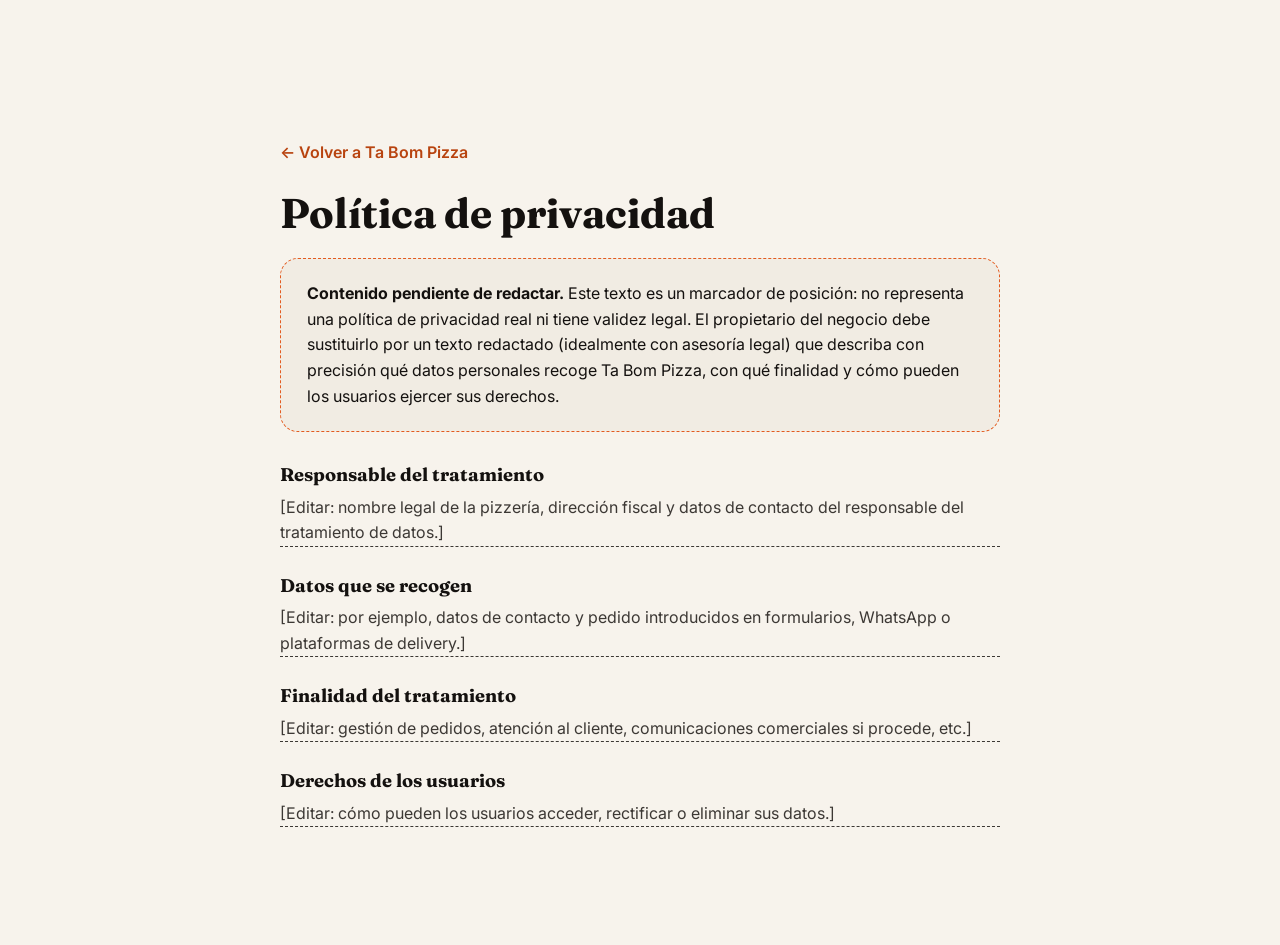
<file: privacidad.html>
<!DOCTYPE html>
<html lang="es">
<head>
<meta charset="UTF-8">
<meta name="viewport" content="width=device-width, initial-scale=1.0, viewport-fit=cover">
<title>Política de privacidad | Ta Bom Pizza</title>
<meta name="description" content="Política de privacidad de Ta Bom Pizza — pendiente de redactar por el propietario del negocio.">
<meta name="robots" content="noindex">
<link rel="icon" type="image/svg+xml" href="assets/images/favicon.svg">
<link rel="preconnect" href="https://fonts.googleapis.com">
<link rel="preconnect" href="https://fonts.gstatic.com" crossorigin>
<link href="https://fonts.googleapis.com/css2?family=Fraunces:ital,opsz,wght@0,9..144,400;0,9..144,600;0,9..144,700;1,9..144,500&family=Baloo+2:wght@600;700;800&family=Inter:wght@400;500;600;700&display=swap" rel="stylesheet">
<link rel="stylesheet" href="css/style.css">
<style>
  .legal-page { padding-top: 140px; padding-bottom: 90px; }
  .legal-page .container { max-width: 760px; }
  .legal-notice {
    background: var(--cream-soft);
    border: 1.5px dashed var(--orange);
    border-radius: var(--radius-md);
    padding: 22px 26px;
    margin-bottom: 32px;
    color: var(--navy-deep);
  }
  .legal-page h1 { font-size: clamp(1.9rem, 4vw, 2.6rem); }
  .legal-page section { margin-bottom: 28px; }
  .legal-page h2 { font-size: 1.15rem; }
  .back-link { display: inline-block; margin-bottom: 24px; color: var(--orange-deep); font-weight: 600; }
</style>
</head>
<body style="background:var(--cream);">
<main class="legal-page">
  <div class="container">
    <a href="index.html#inicio" class="back-link">&larr; Volver a Ta Bom Pizza</a>
    <h1>Política de privacidad</h1>
    <div class="legal-notice">
      <strong>Contenido pendiente de redactar.</strong> Este texto es un marcador de posición: no representa una política de privacidad real ni tiene validez legal. El propietario del negocio debe sustituirlo por un texto redactado (idealmente con asesoría legal) que describa con precisión qué datos personales recoge Ta Bom Pizza, con qué finalidad y cómo pueden los usuarios ejercer sus derechos.
    </div>
    <section>
      <h2>Responsable del tratamiento</h2>
      <p data-editable>[Editar: nombre legal de la pizzería, dirección fiscal y datos de contacto del responsable del tratamiento de datos.]</p>
    </section>
    <section>
      <h2>Datos que se recogen</h2>
      <p data-editable>[Editar: por ejemplo, datos de contacto y pedido introducidos en formularios, WhatsApp o plataformas de delivery.]</p>
    </section>
    <section>
      <h2>Finalidad del tratamiento</h2>
      <p data-editable>[Editar: gestión de pedidos, atención al cliente, comunicaciones comerciales si procede, etc.]</p>
    </section>
    <section>
      <h2>Derechos de los usuarios</h2>
      <p data-editable>[Editar: cómo pueden los usuarios acceder, rectificar o eliminar sus datos.]</p>
    </section>
  </div>
</main>
</body>
</html>
</file>
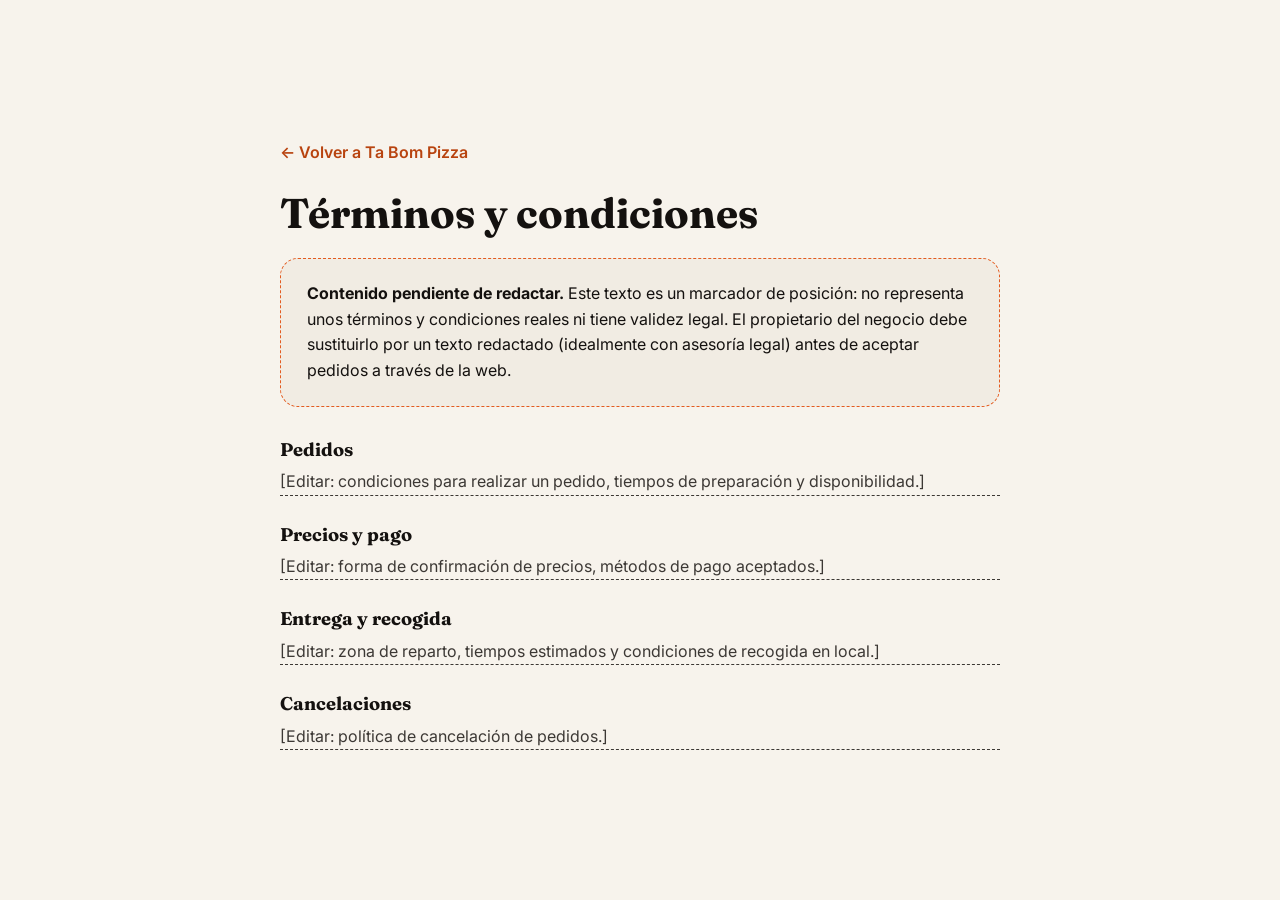
<file: terminos.html>
<!DOCTYPE html>
<html lang="es">
<head>
<meta charset="UTF-8">
<meta name="viewport" content="width=device-width, initial-scale=1.0, viewport-fit=cover">
<title>Términos y condiciones | Ta Bom Pizza</title>
<meta name="description" content="Términos y condiciones de Ta Bom Pizza — pendiente de redactar por el propietario del negocio.">
<meta name="robots" content="noindex">
<link rel="icon" type="image/svg+xml" href="assets/images/favicon.svg">
<link rel="preconnect" href="https://fonts.googleapis.com">
<link rel="preconnect" href="https://fonts.gstatic.com" crossorigin>
<link href="https://fonts.googleapis.com/css2?family=Fraunces:ital,opsz,wght@0,9..144,400;0,9..144,600;0,9..144,700;1,9..144,500&family=Baloo+2:wght@600;700;800&family=Inter:wght@400;500;600;700&display=swap" rel="stylesheet">
<link rel="stylesheet" href="css/style.css">
<style>
  .legal-page { padding-top: 140px; padding-bottom: 90px; }
  .legal-page .container { max-width: 760px; }
  .legal-notice {
    background: var(--cream-soft);
    border: 1.5px dashed var(--orange);
    border-radius: var(--radius-md);
    padding: 22px 26px;
    margin-bottom: 32px;
    color: var(--navy-deep);
  }
  .legal-page h1 { font-size: clamp(1.9rem, 4vw, 2.6rem); }
  .legal-page section { margin-bottom: 28px; }
  .legal-page h2 { font-size: 1.15rem; }
  .back-link { display: inline-block; margin-bottom: 24px; color: var(--orange-deep); font-weight: 600; }
</style>
</head>
<body style="background:var(--cream);">
<main class="legal-page">
  <div class="container">
    <a href="index.html#inicio" class="back-link">&larr; Volver a Ta Bom Pizza</a>
    <h1>Términos y condiciones</h1>
    <div class="legal-notice">
      <strong>Contenido pendiente de redactar.</strong> Este texto es un marcador de posición: no representa unos términos y condiciones reales ni tiene validez legal. El propietario del negocio debe sustituirlo por un texto redactado (idealmente con asesoría legal) antes de aceptar pedidos a través de la web.
    </div>
    <section>
      <h2>Pedidos</h2>
      <p data-editable>[Editar: condiciones para realizar un pedido, tiempos de preparación y disponibilidad.]</p>
    </section>
    <section>
      <h2>Precios y pago</h2>
      <p data-editable>[Editar: forma de confirmación de precios, métodos de pago aceptados.]</p>
    </section>
    <section>
      <h2>Entrega y recogida</h2>
      <p data-editable>[Editar: zona de reparto, tiempos estimados y condiciones de recogida en local.]</p>
    </section>
    <section>
      <h2>Cancelaciones</h2>
      <p data-editable>[Editar: política de cancelación de pedidos.]</p>
    </section>
  </div>
</main>
</body>
</html>
</file>
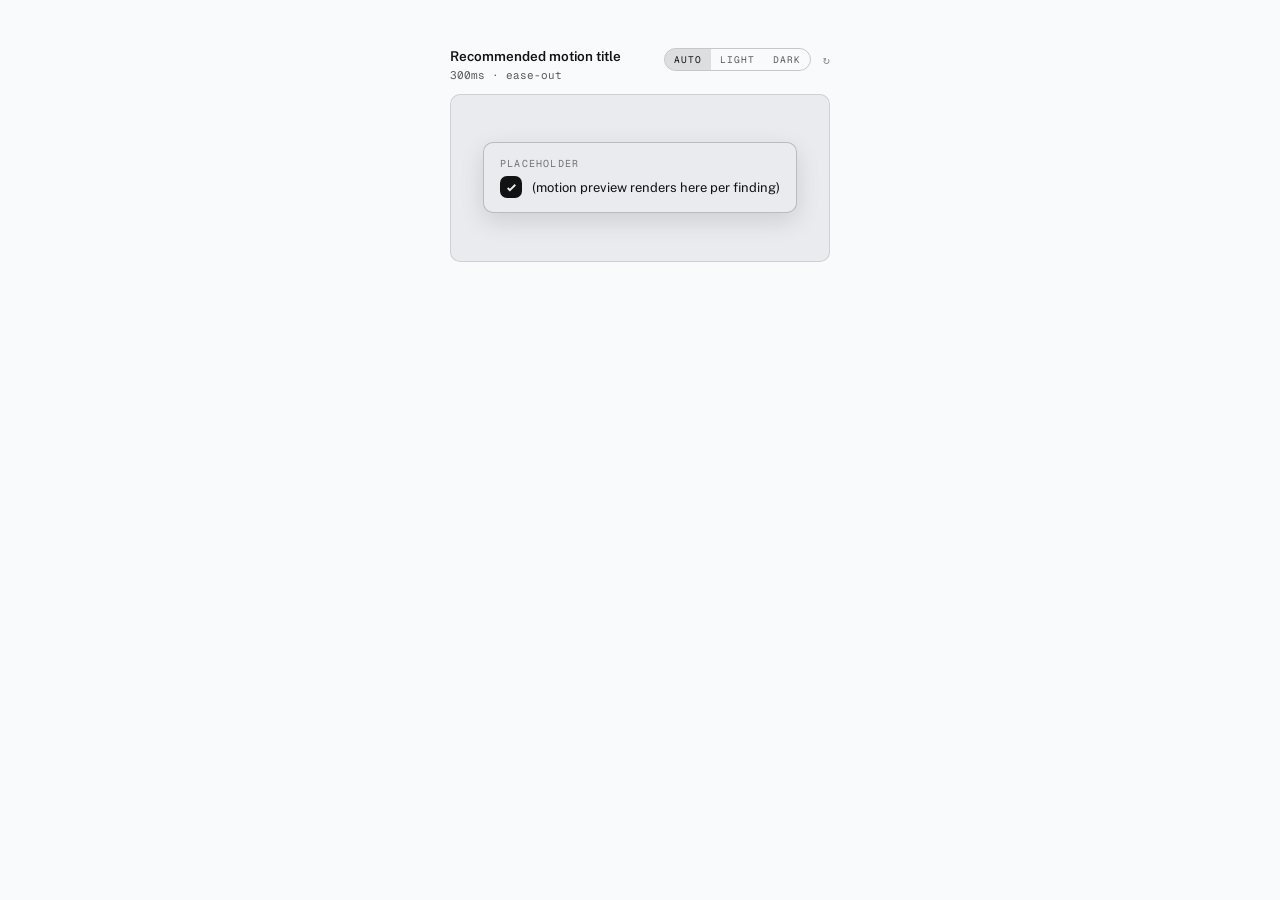
<file: .claude/skills/design-motion-principles/references/demo-shell.html>
<!--
  Demo Shell — design-motion-principles
  =====================================

  Minimal, isolated reference for a single demo card. The agent reads this
  during STEP 3 of the audit workflow (see ../SKILL.md) and uses it as the
  per-finding template — one .demo block per Critical or Important finding
  (Opportunities don't get demo cards).

  The full worked example with five demo cards in context lives in
  references/report-template.html. This file is intentionally minimal:
  one card, every contract visible, no report scaffolding.

  How the agent uses this file
  ----------------------------
  1. Copy the entire <style> block into the report's <head>. The shell's
     tokens, .demo layout, stage colors, segmented control, and the
     prefers-reduced-motion guard are SHARED across every demo card in the
     report and must not be duplicated per finding.

  2. For each finding {n} (1-indexed across the whole report):
     a. Replace the MOTION-CODE-SLOT-{n} comment with the per-finding
        @keyframes m{n} block AND the .demo-{n}__mt selector rule.
        Suffix {n} so multiple findings cannot collide on keyframe
        names or selectors.
     b. Replace the DEMO-CARD-MOTION-SLOT-{n} comment in the .demo__stage
        markup with the actual motion-target element. Its class must be
        .demo-{n}__mt so it matches the rules above.
     c. Set .demo__title to a short title for the recommended motion
        (e.g., "Quick tab crossfade", "Sheet enter (mirror for exit)").
     d. Set .demo__timing to the duration plus easing (e.g.,
        "180ms · ease-out", "300ms · ease-out-quint"). The subhead
        ALWAYS renders — populate it for every demo so card heights
        stay consistent across the report.
     e. Renumber the four radio ids from st1-* to st{n}-*, and the
        labels' for= attributes to match.

  3. Per-finding code MUST honor these contracts:
     - Do NOT redefine the shell's tokens (--ink, --paper, --surface-2,
       --line, --line-strong, --st-bg, --st-fg, --st-line, --st-dim,
       --sans, --mono). Use them via var().
     - Do NOT modify the prefers-reduced-motion block. The shell's
       guard collapses all .demo-{n}__mt animations to none. The
       per-finding @keyframes 100% state MUST match the motion-target
       element's default static rendering so the reduce-motion fallback
       shows the correct final visual.
     - Per-finding @keyframes use the 0% / ~60% / 100% cadence:
       0% = start state, ~60% = motion complete (~1.8s in),
       100% = hold (~1.2s). The shell uses animation-duration: 3s.

  4. Motion targets and ANY UI primitives inside the stage (.ui-btn,
     .ui-card, .ui-row, .ui-check, .ui-num, .ui-label, badge, etc.)
     use --st-bg / --st-fg / --st-line / --st-dim — NEVER --accent or
     other page tokens. This guarantees the demo contrasts correctly
     when its stage is locked to a different theme than the report.

  5. Demo cards are non-interactive. The stage toggle radios are the
     only interactive element. tabindex on the radios is fine; the
     stage itself stays out of focus order.

  Loop pacing
  -----------
  animation-duration: 3s. Keyframes 0% / ~60% / 100%. Motion 0–60% ≈ 1.8s,
  hold 60–100% ≈ 1.2s, then restart. Every demo in a report uses this
  cadence so all cards share the same rhythm.

  Standalone preview
  ------------------
  Opening this file directly in a browser shows one .demo card with the
  loop indicator, the segmented Auto/Light/Dark stage toggle, and a
  placeholder motion target (a simple shape that fades in). No real
  per-finding motion plays — the agent injects motion per finding when
  this template is embedded in a report. The shell also honors the
  viewer's prefers-color-scheme for standalone rendering.
-->
<!DOCTYPE html>
<html lang="en">
<head>
  <meta charset="utf-8">
  <meta name="viewport" content="width=device-width, initial-scale=1">
  <title>Demo Shell — design-motion-principles</title>
  <link rel="preconnect" href="https://fonts.googleapis.com">
  <link rel="preconnect" href="https://fonts.gstatic.com" crossorigin>
  <link href="https://fonts.googleapis.com/css2?family=Familjen+Grotesk:wght@400;500;600;700&family=Public+Sans:wght@400;500;600;700&family=Geist+Mono:wght@400;500;600&display=swap" rel="stylesheet">
  <style>
    :root {
      /* Cool slate-graphite neutrals (hue 255). In the full report these
         are overridden by a global theme toggle; here the shell flips via
         prefers-color-scheme for standalone preview. */
      --ink:        oklch(0.155 0.006 255);
      --surface:    oklch(0.195 0.007 255);
      --surface-2:  oklch(0.235 0.008 255);
      --paper:      oklch(0.945 0.004 255);
      --paper-dim:  oklch(0.800 0.006 255);
      --muted:      oklch(0.680 0.008 255);
      --faint:      oklch(0.505 0.008 255);
      --line:       oklch(0.95 0.01 255 / 0.09);
      --line-strong:oklch(0.95 0.01 255 / 0.16);

      --display: "Familjen Grotesk", "Hanken Grotesk", system-ui, sans-serif;
      --sans: "Public Sans", -apple-system, BlinkMacSystemFont, "Segoe UI", system-ui, sans-serif;
      --mono: "Geist Mono", ui-monospace, "SF Mono", Menlo, monospace;
    }

    @media (prefers-color-scheme: light) {
      :root {
        --ink:        oklch(0.985 0.003 255);
        --surface:    oklch(0.965 0.004 255);
        --surface-2:  oklch(0.940 0.005 255);
        --paper:      oklch(0.180 0.006 255);
        --paper-dim:  oklch(0.330 0.008 255);
        --muted:      oklch(0.475 0.010 255);
        --faint:      oklch(0.640 0.009 255);
        --line:       oklch(0.180 0.010 255 / 0.12);
        --line-strong:oklch(0.180 0.010 255 / 0.22);
      }
    }

    * { box-sizing: border-box; }
    body {
      background: var(--ink);
      color: var(--paper);
      font-family: var(--sans);
      margin: 0;
      padding: 48px;
      display: flex;
      justify-content: center;
    }

    /* visually-hidden (stage-toggle radios) */
    .vh { position: absolute; width: 1px; height: 1px; padding: 0; margin: -1px; overflow: hidden; clip: rect(0 0 0 0); white-space: nowrap; border: 0; }

    /* ───────────── Demo card ───────────── */
    .demo { position: relative; width: 380px; }
    .demo__bar { display: flex; align-items: flex-start; justify-content: space-between; gap: 12px; margin-bottom: 12px; }
    .demo__meta { min-width: 0; }
    .demo__title { display: block; font-size: 13.5px; font-weight: 600; color: var(--paper); line-height: 1.3; }
    .demo__timing { display: block; font-family: var(--mono); font-size: 11px; color: var(--muted); margin-top: 2px; font-variant-numeric: tabular-nums; }
    .demo__controls { display: flex; align-items: center; gap: 12px; flex-shrink: 0; }
    .demo__loop { font-family: var(--mono); font-size: 12px; color: var(--faint); }

    /* segmented Auto / Light / Dark stage toggle (pure CSS).
       Auto = follow ambient theme via --surface-2 + --paper.
       Light / Dark = locked overrides (hardcoded values, ignore ambient). */
    .seg { display: inline-flex; border: 1px solid var(--line-strong); border-radius: 100px; overflow: hidden; }
    .seg label { font-family: var(--mono); font-size: 9.5px; letter-spacing: 0.1em; text-transform: uppercase; color: var(--muted); padding: 4px 9px; cursor: pointer; user-select: none; transition: background 0.15s ease, color 0.15s ease; }
    .demo input[id$="-a"]:checked ~ .demo__bar .seg label[for$="-a"],
    .demo input[id$="-l"]:checked ~ .demo__bar .seg label[for$="-l"],
    .demo input[id$="-d"]:checked ~ .demo__bar .seg label[for$="-d"] {
      background: color-mix(in oklch, var(--paper) 12%, transparent);
      color: var(--paper);
    }

    .demo__stage {
      /* AUTO default — stage uses the ambient elevated surface */
      --st-bg: var(--surface-2);
      --st-fg: var(--paper);
      --st-line: var(--line-strong);
      --st-dim: color-mix(in oklch, var(--paper) 55%, transparent);
      background: var(--st-bg); color: var(--st-fg);
      border: 1px solid var(--line); border-radius: 10px;
      padding: 32px 24px; min-height: 168px;
      display: flex; align-items: center; justify-content: center; overflow: hidden;
    }
    /* Locked Light: hardcoded light, regardless of ambient theme */
    .demo input[id$="-l"]:checked ~ .demo__stage {
      --st-bg: oklch(0.985 0.003 255);
      --st-fg: oklch(0.180 0.006 255);
      --st-line: oklch(0.180 0.010 255 / 0.18);
      --st-dim: oklch(0.180 0.010 255 / 0.45);
    }
    /* Locked Dark: hardcoded dark, regardless of ambient theme */
    .demo input[id$="-d"]:checked ~ .demo__stage {
      --st-bg: oklch(0.180 0.006 255);
      --st-fg: oklch(0.985 0.003 255);
      --st-line: oklch(0.985 0.010 255 / 0.18);
      --st-dim: oklch(0.985 0.010 255 / 0.50);
    }

    /* Generic UI primitives for use inside motion targets. All theme via
       stage tokens, NEVER page tokens — so they contrast correctly when a
       stage is locked to a different theme than the report. */
    .ui-btn { display: inline-flex; align-items: center; justify-content: center; padding: 9px 18px; border-radius: 8px; background: var(--st-fg); color: var(--st-bg); font-family: var(--sans); font-size: 13px; font-weight: 600; }
    .ui-card { background: var(--st-bg); border: 1px solid var(--st-line); border-radius: 10px; padding: 14px 16px; min-width: 180px; box-shadow: 0 8px 24px oklch(0 0 0 / 0.12); }
    .ui-row { display: flex; align-items: center; gap: 10px; font-size: 13px; color: var(--st-fg); }
    .ui-check { width: 22px; height: 22px; border-radius: 7px; background: var(--st-fg); display: inline-flex; align-items: center; justify-content: center; flex-shrink: 0; }
    .ui-check svg { width: 13px; height: 13px; stroke: var(--st-bg); }
    .ui-num { font-family: var(--display); font-size: 34px; font-weight: 700; color: var(--st-fg); font-variant-numeric: tabular-nums; letter-spacing: -0.02em; }
    .ui-label { font-family: var(--mono); font-size: 10px; letter-spacing: 0.12em; text-transform: uppercase; color: var(--st-dim); }

    /* prefers-reduced-motion — disables every per-finding animation and
       hides the loop indicator. The per-finding @keyframes 100% state
       must match the motion-target's default rendering so the reduce
       fallback shows the correct final visual. */
    @media (prefers-reduced-motion: reduce) {
      .demo__loop { display: none; }
      [class*="__mt"], [class*="__mt"] * { animation: none !important; transition: none !important; }
    }

    /* MOTION-CODE-SLOT-{n}
       Per-finding @keyframes and .demo-{n}__mt rules go here. {n} is the
       finding's 1-indexed position across the report.

       Example shape (replace per finding — wrap in
       @media (prefers-reduced-motion: no-preference) { ... }):

       @media (prefers-reduced-motion: no-preference) {
         @keyframes m1 {
           0%   { opacity: 0; transform: translateY(8px); filter: blur(4px); }
           60%  { opacity: 1; transform: translateY(0);   filter: blur(0);  }
           100% { opacity: 1; transform: translateY(0);   filter: blur(0);  }
         }
         .demo-1__mt {
           animation: m1 3s cubic-bezier(0.22, 1, 0.36, 1) infinite;
         }
       }
    */

    /* Placeholder motion for standalone preview only — agent strips this
       when composing the report. Demonstrates the 0 / 60 / 100 cadence. */
    @media (prefers-reduced-motion: no-preference) {
      @keyframes m-placeholder {
        0%   { opacity: 0; transform: translateY(8px); filter: blur(4px); }
        60%  { opacity: 1; transform: translateY(0);   filter: blur(0);  }
        100% { opacity: 1; transform: translateY(0);   filter: blur(0);  }
      }
      .demo-1__mt {
        animation: m-placeholder 3s cubic-bezier(0.22, 1, 0.36, 1) infinite;
      }
    }
  </style>
</head>
<body>

  <div class="demo">
    <input class="vh" type="radio" name="st1" id="st1-a" checked>
    <input class="vh" type="radio" name="st1" id="st1-l">
    <input class="vh" type="radio" name="st1" id="st1-d">
    <div class="demo__bar">
      <div class="demo__meta">
        <span class="demo__title">Recommended motion title</span>
        <span class="demo__timing">300ms · ease-out</span>
      </div>
      <div class="demo__controls">
        <div class="seg">
          <label for="st1-a">Auto</label>
          <label for="st1-l">Light</label>
          <label for="st1-d">Dark</label>
        </div>
        <span class="demo__loop">↻</span>
      </div>
    </div>
    <div class="demo__stage">
      <!-- DEMO-CARD-MOTION-SLOT-{n}
           Per-finding motion-target element goes here. Its class must
           match the rules in MOTION-CODE-SLOT-{n} above:
             <div class="demo-{n}__mt">...content...</div>
           The element's contents are agent-determined (a button shape,
           a card, an icon, a row of items for stagger demos, a number,
           a badge, etc.). All inner UI primitives use the stage tokens
           (--st-fg / --st-bg / --st-line / --st-dim) — NEVER page tokens. -->
      <div class="demo-1__mt">
        <div class="ui-card">
          <div class="ui-label" style="margin-bottom: 6px;">Placeholder</div>
          <div class="ui-row">
            <span class="ui-check"><svg viewBox="0 0 24 24" fill="none" stroke="currentColor" stroke-width="3.5"><path d="M5 13l4 4L19 7"/></svg></span>
            <span>(motion preview renders here per finding)</span>
          </div>
        </div>
      </div>
    </div>
  </div>

</body>
</html>
</file>
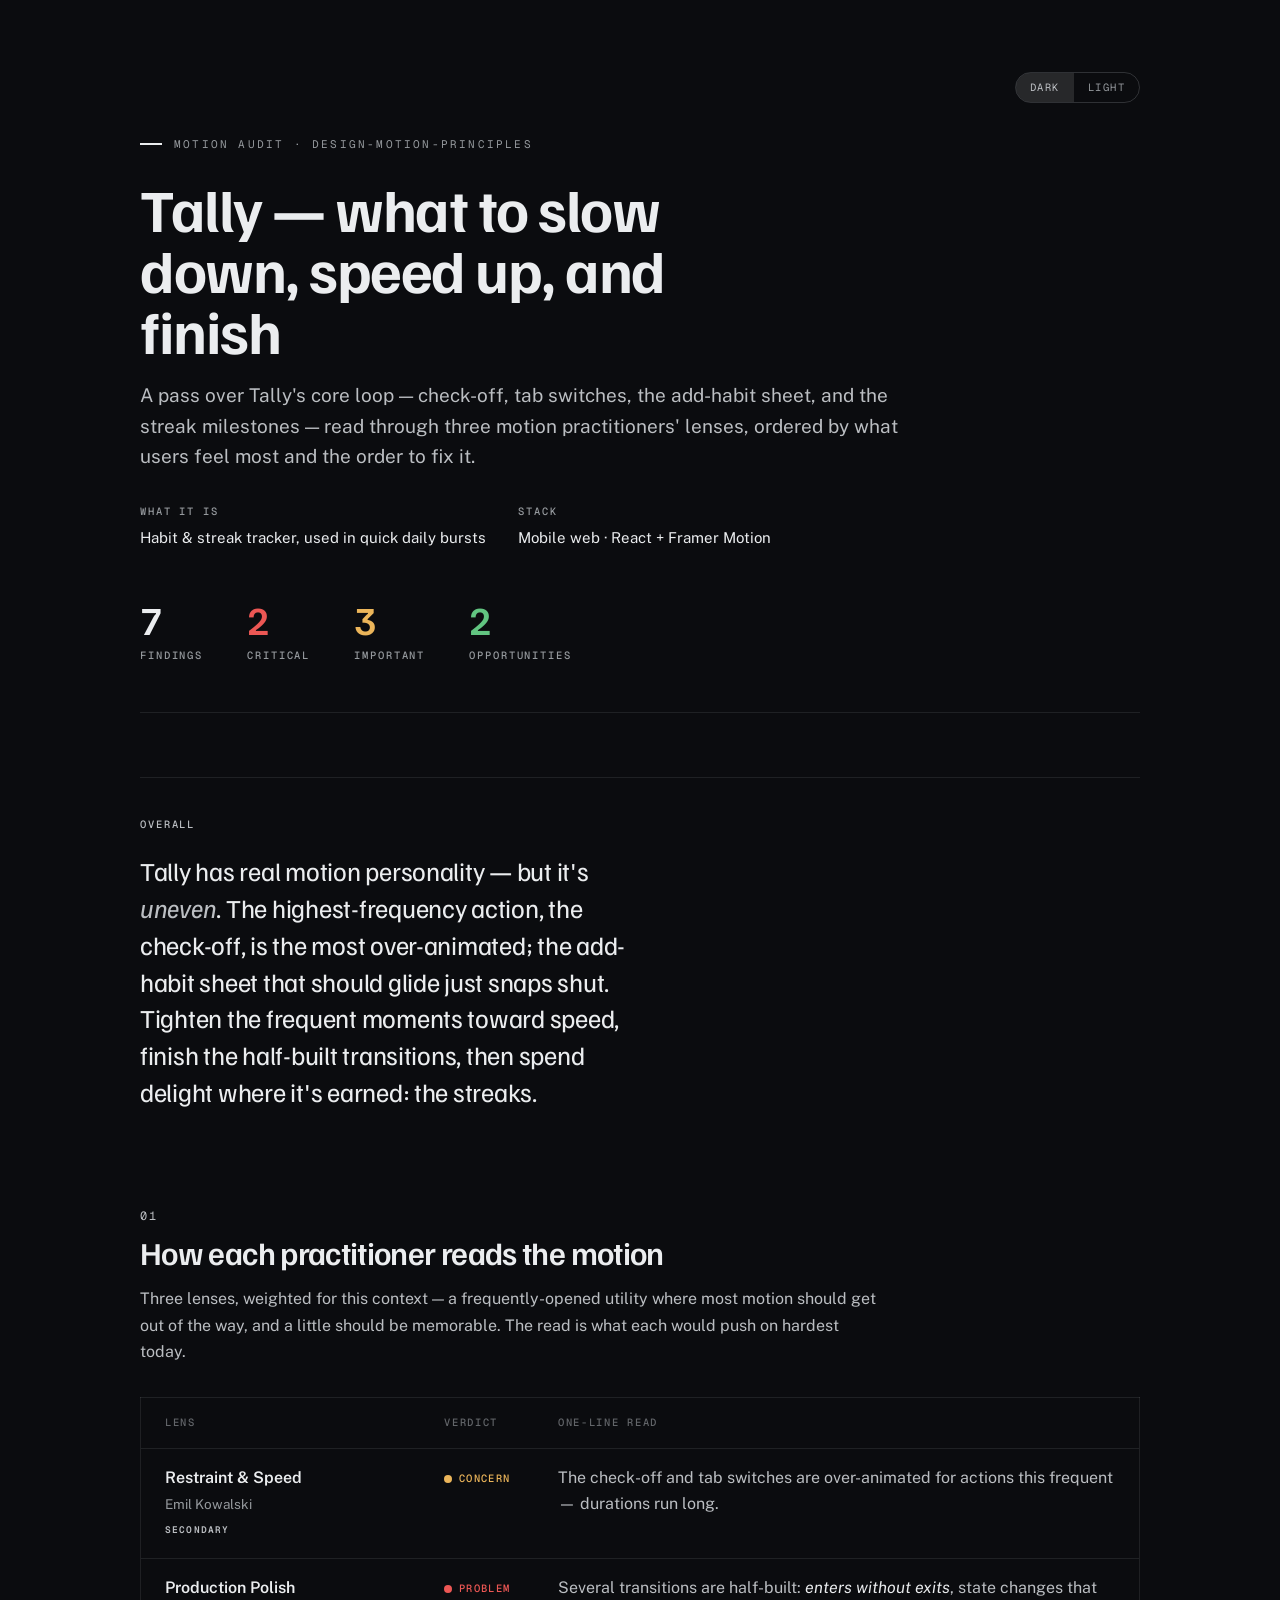
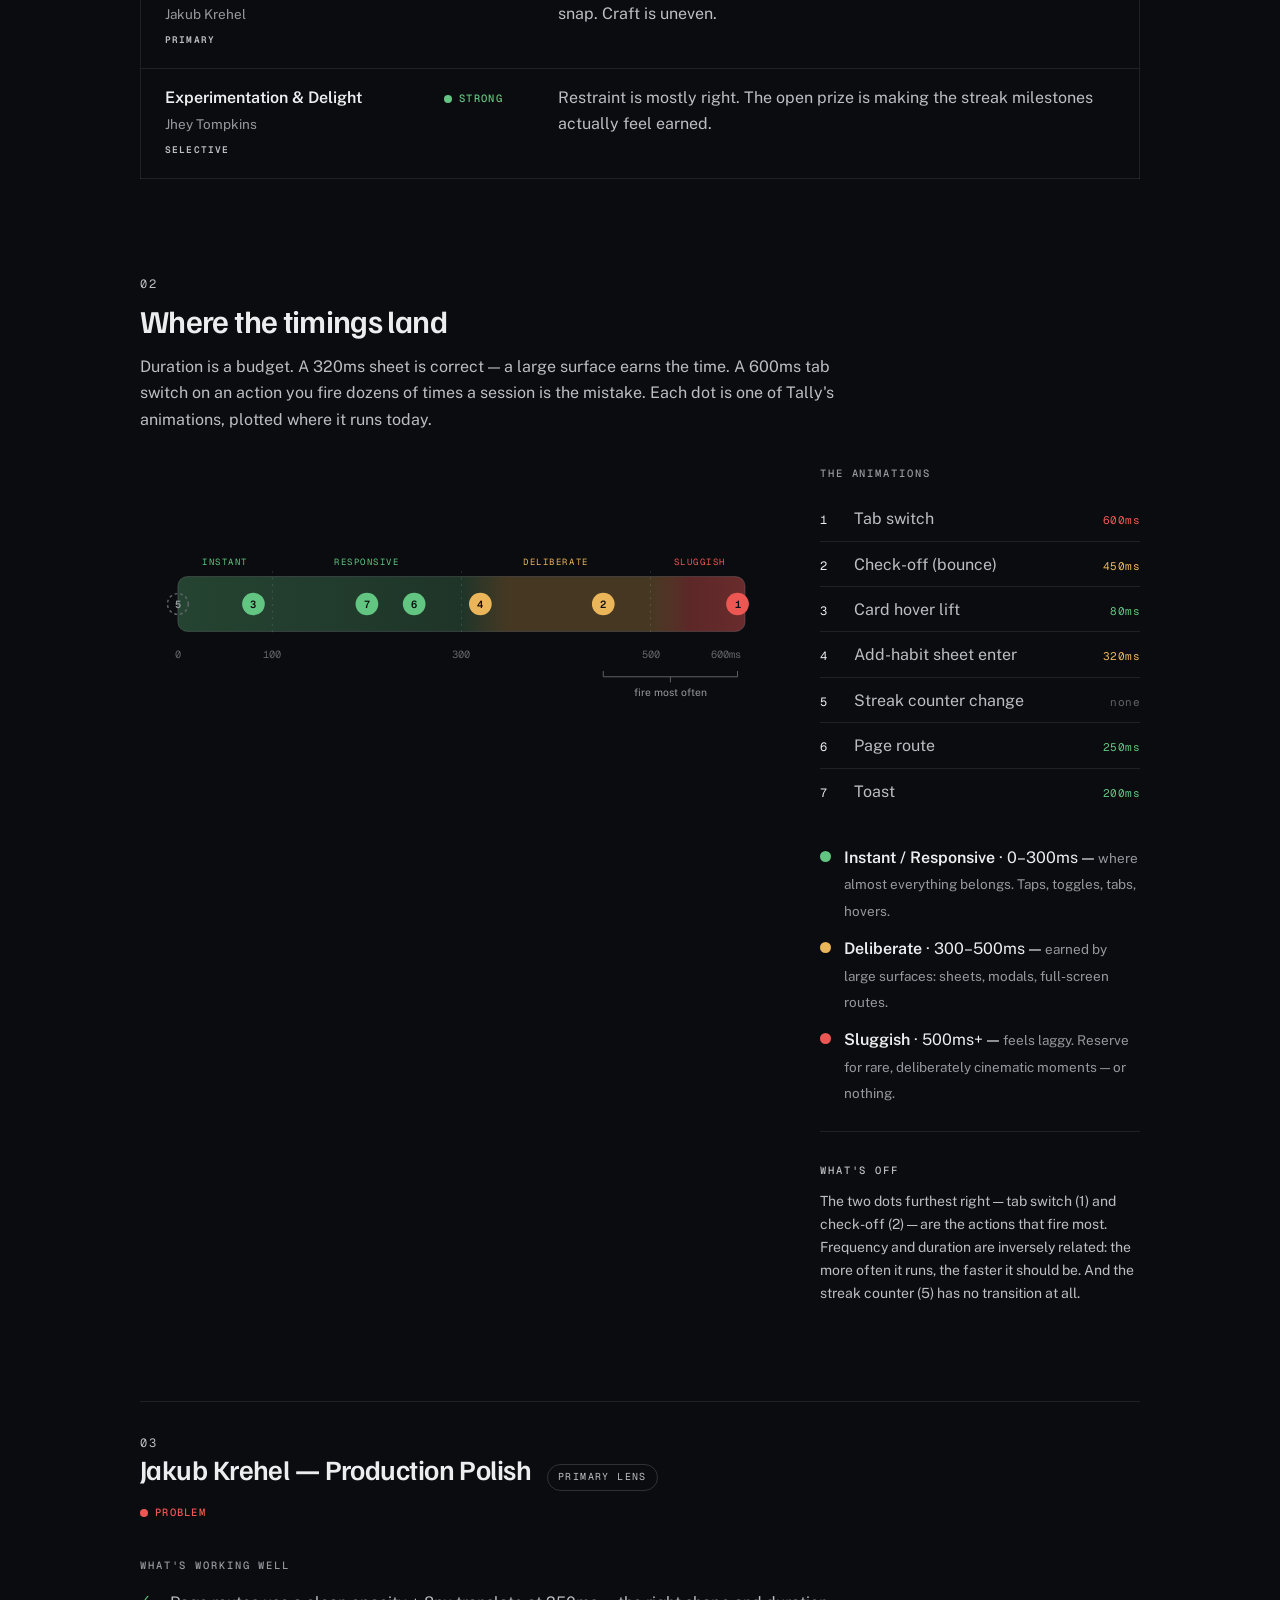
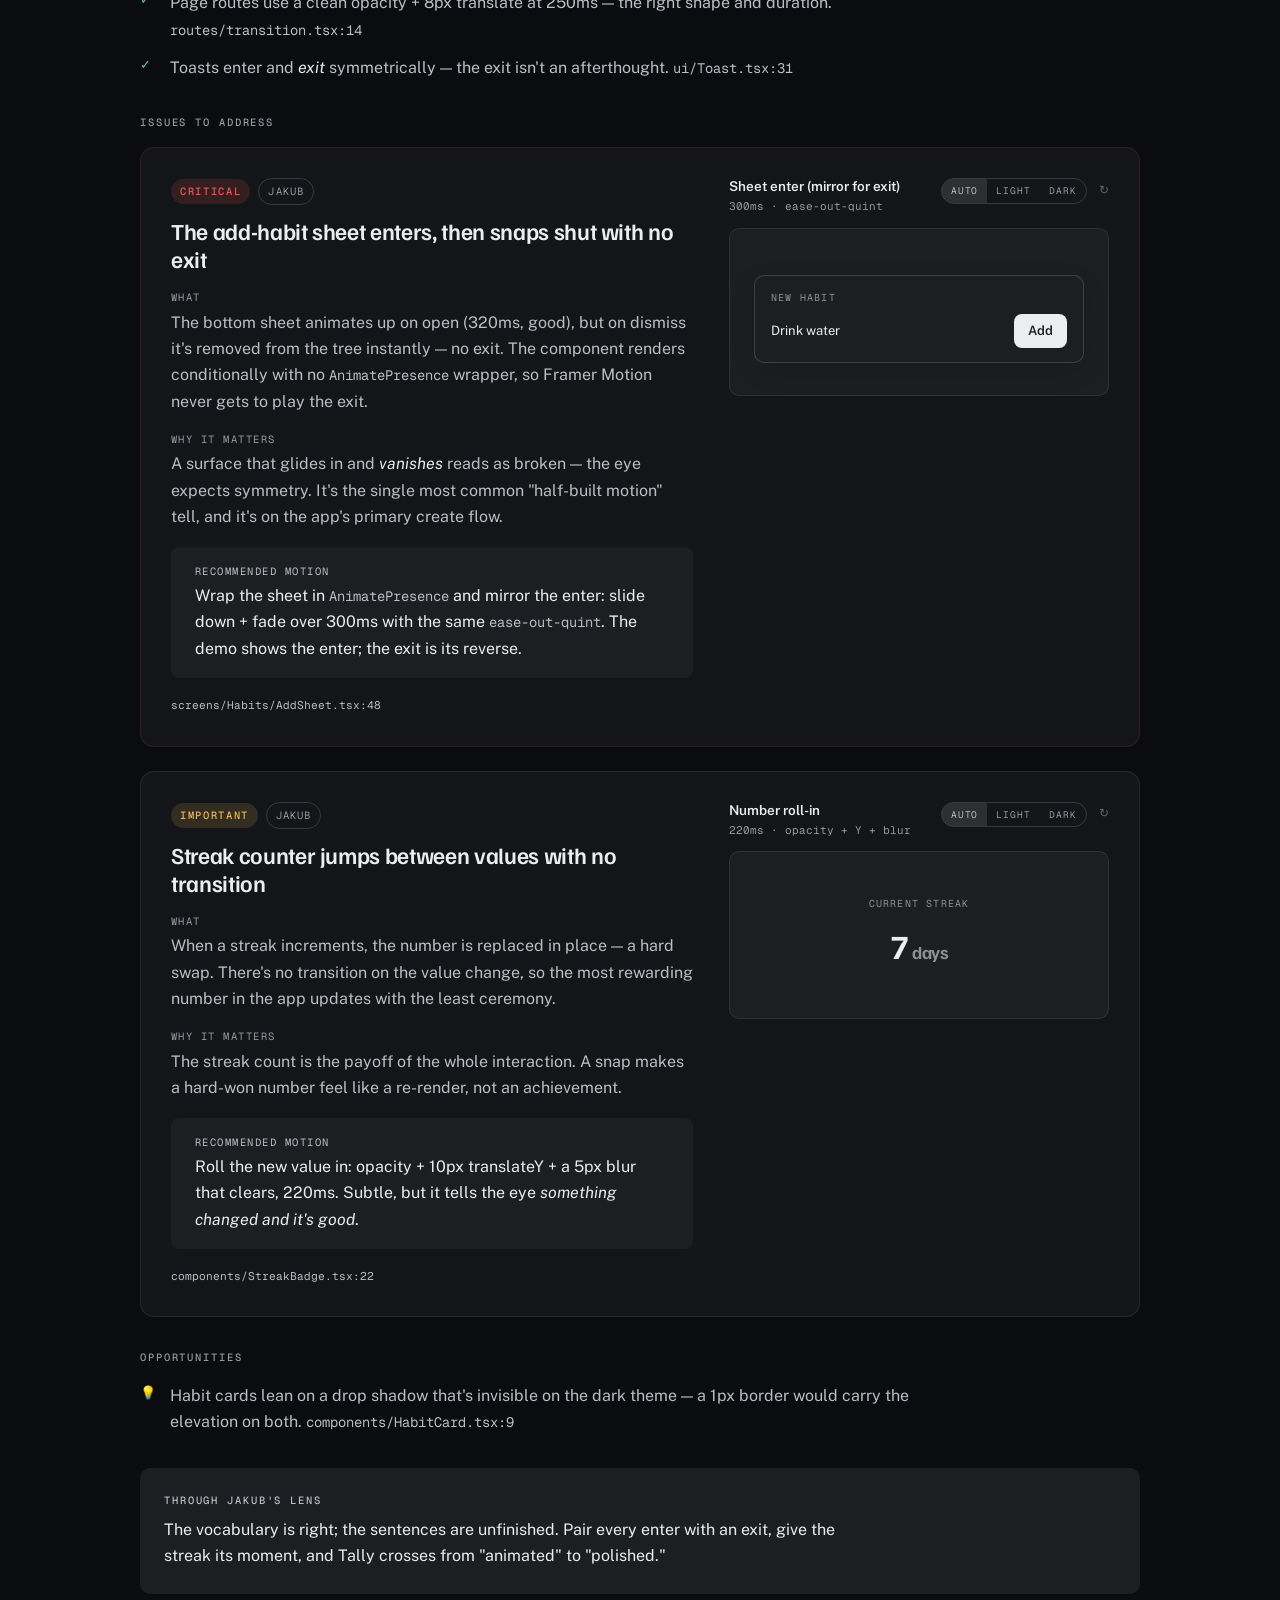
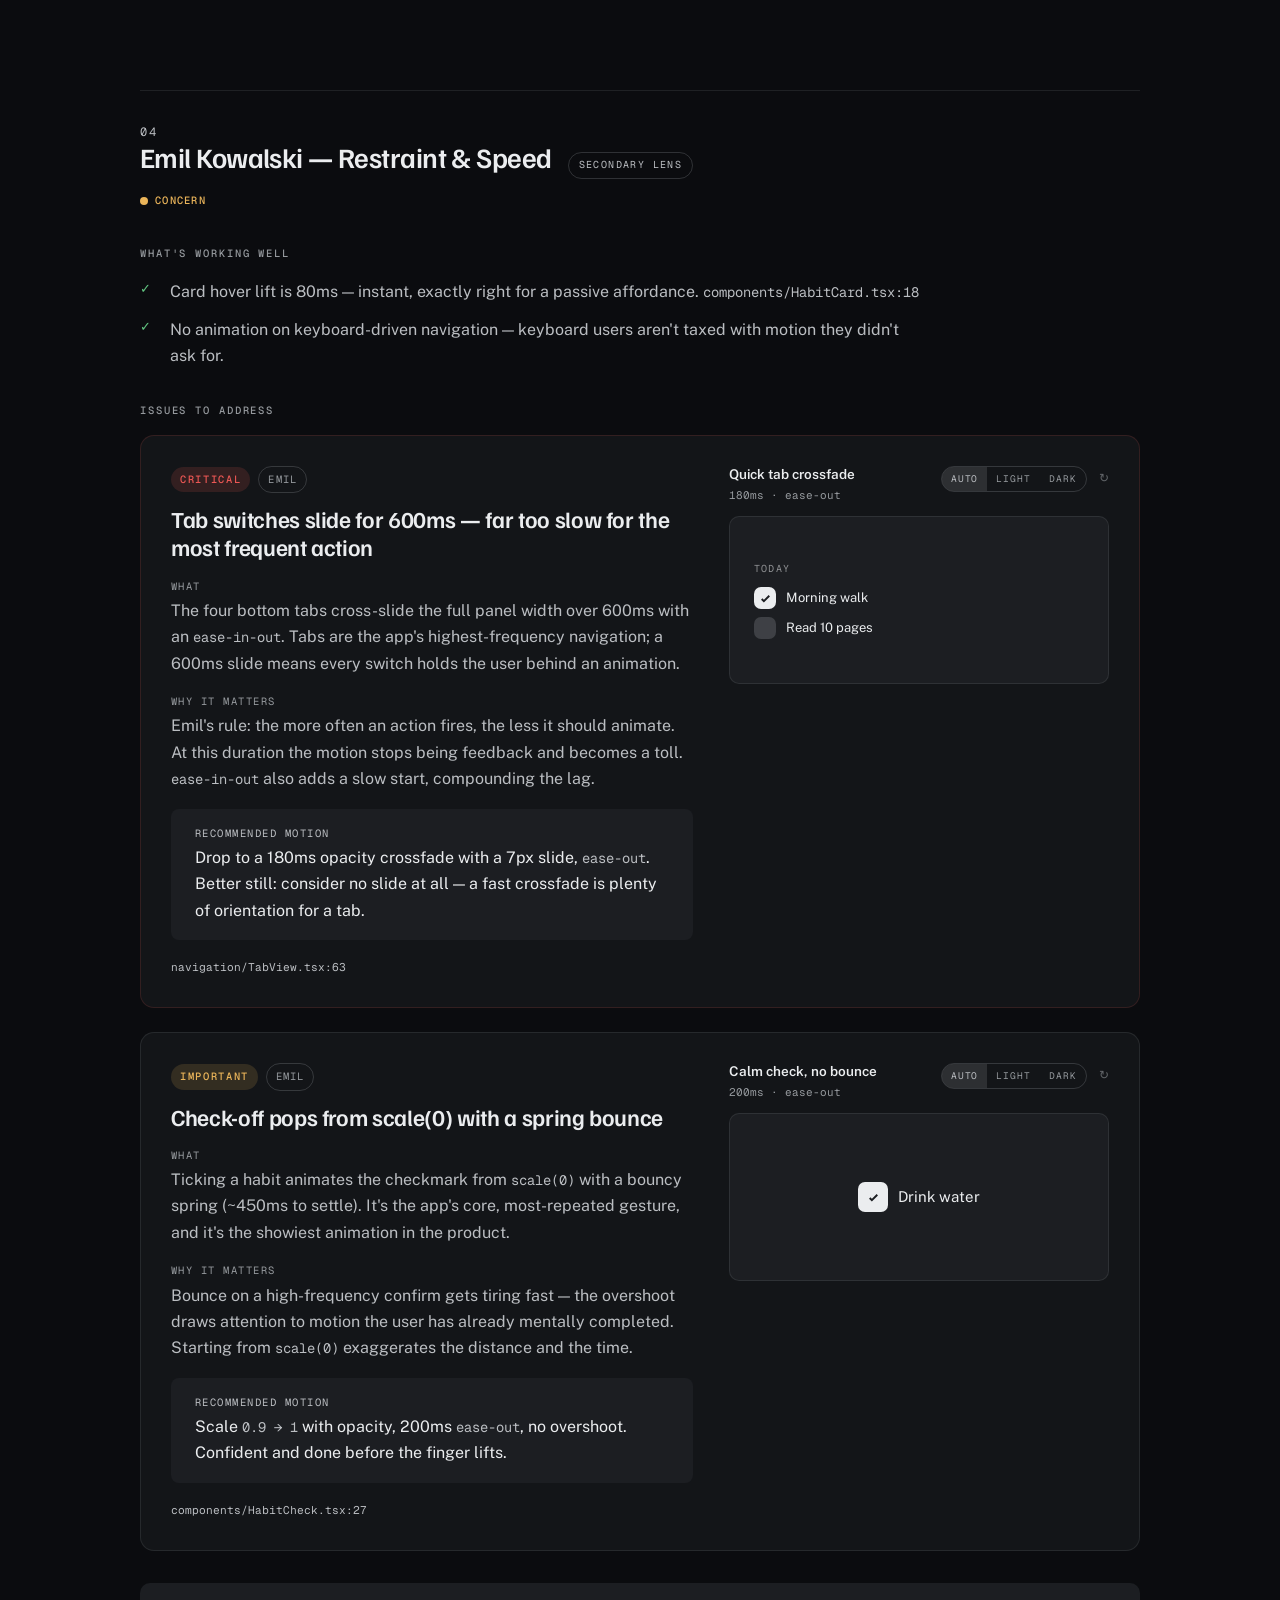
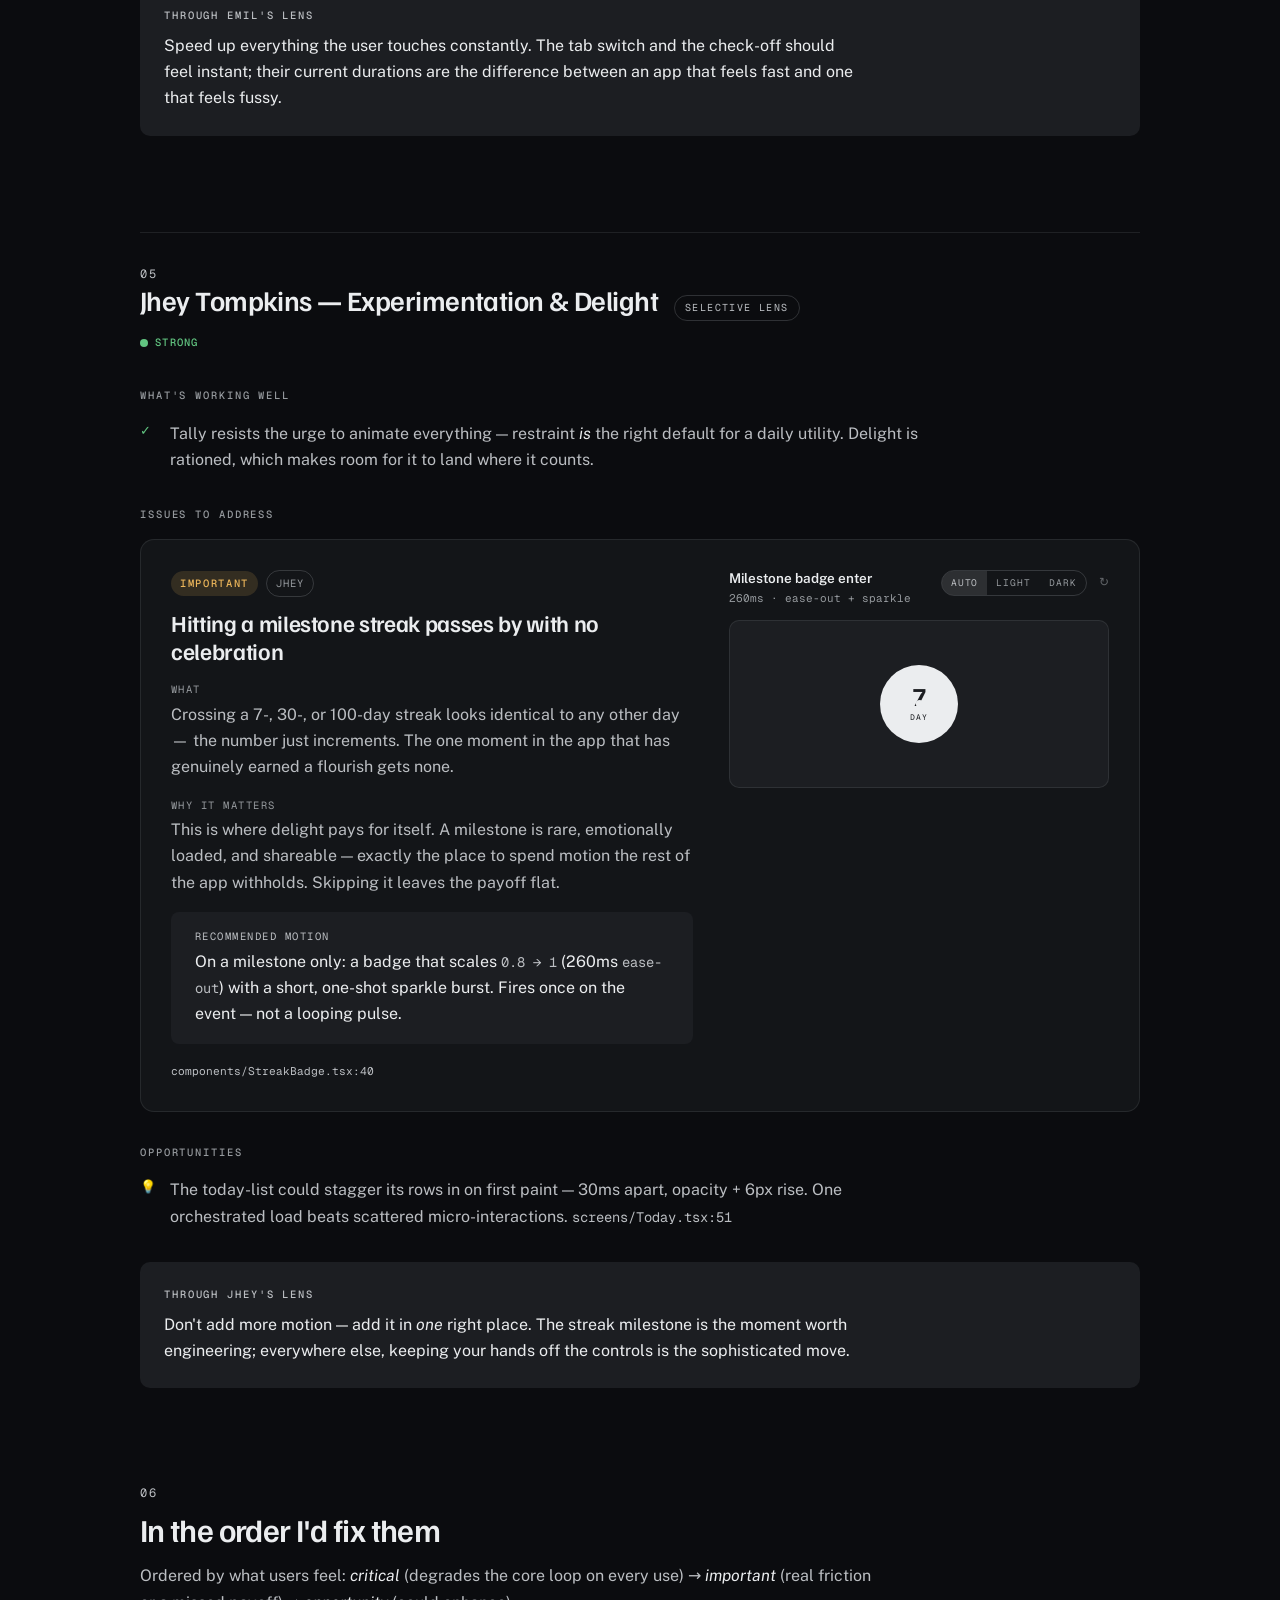
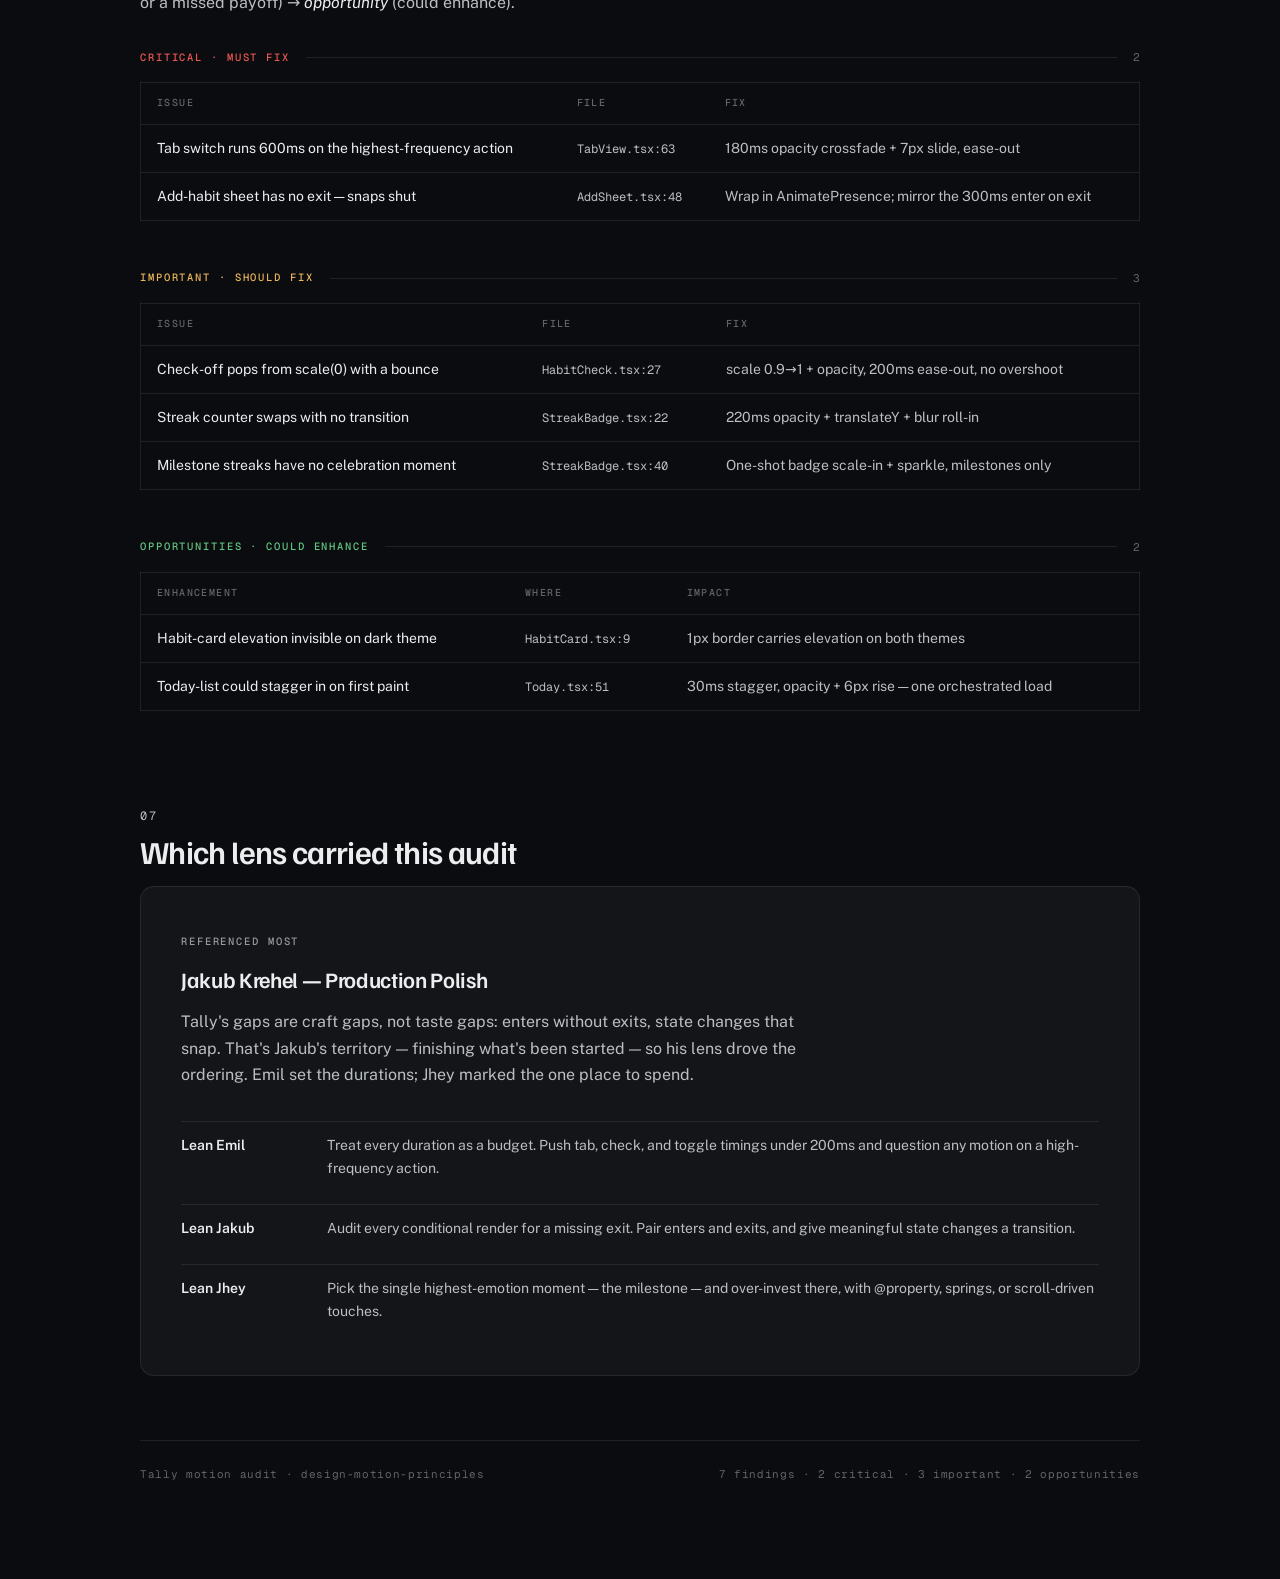
<file: .claude/skills/design-motion-principles/references/report-template.html>
<!doctype html>
<html lang="en">
<head>
<meta charset="utf-8" />
<meta name="viewport" content="width=device-width, initial-scale=1" />
<title>Tally — Motion Audit · design-motion-principles</title>

<!--
  ════════════════════════════════════════════════════════════════════
  design-motion-principles MOTION AUDIT — reference template
  worked example: "Tally" (habit & streak tracker · React + Framer Motion)
  ════════════════════════════════════════════════════════════════════
  Canonical HTML report for the motion audit. Self-contained: one file,
  no local asset dependencies. Fonts load from a CDN with a robust
  fallback stack and degrade gracefully offline.

  DISTINCT SIBLING of thumb-first's report-template.html — same system
  architecture (OKLCH tokens, mono micro-labels, severity channel,
  finding cards), but its OWN identity: COOL slate-graphite (hue 255)
  instead of warm graphite, a magenta-rose accent, and the Familjen /
  Onest / Geist Mono type family. The personality is time + movement.

  COLOR CHANNELS — keep them separate:
    • Fixed identity .... cool slate-graphite + chalk. Carries NO meaning.
    • --accent .......... ONE color SAMPLED FROM THE AUDITED PRODUCT.
                          Brand chrome only (eyebrow tick, section
                          numerals, links, recommended-motion accents).
                          NEVER used for severity or the timing ramp.
    • Severity .......... fixed: --crit / --imp / --opp. Never adaptive.
    • Timing ramp ....... fixed: instant/responsive (green) · deliberate
                          (amber) · sluggish (red). Diagram + legend only.
    • Verdict chips ..... fixed: strong / concern / problem / mixed.

  THE DEMO CARDS are the centerpiece — the only animated elements in the
  document. Each Critical or Important finding gets a live, looping CSS
  demo of the RECOMMENDED motion, with a pure-CSS Light/Dark stage toggle
  so the reader can check the motion on either surface. Opportunities
  never get a demo card. The report itself has NO entrance, scroll, or
  mount animation — anything else would reproduce the slop this skill
  audits against.

  MODULAR SECTIONS — render a section ONLY if the audit produced it.
-->

<link rel="preconnect" href="https://fonts.googleapis.com">
<link rel="preconnect" href="https://fonts.gstatic.com" crossorigin>
<link href="https://fonts.googleapis.com/css2?family=Familjen+Grotesk:wght@400;500;600;700&family=Public+Sans:wght@400;500;600;700&family=Geist+Mono:wght@400;500;600&display=swap" rel="stylesheet">

<style>
  :root {
    /* ——— Fixed identity: COOL slate-graphite + chalk (near-achromatic) ——— */
    --ink:        oklch(0.155 0.006 255);
    --surface:    oklch(0.195 0.007 255);
    --surface-2:  oklch(0.235 0.008 255);
    --paper:      oklch(0.945 0.004 255);
    --paper-dim:  oklch(0.800 0.006 255);
    --muted:      oklch(0.680 0.008 255);
    --faint:      oklch(0.505 0.008 255);
    --line:       oklch(0.95 0.01 255 / 0.09);
    --line-strong:oklch(0.95 0.01 255 / 0.16);

    /* ——— Accent (NEUTRAL BY DEFAULT) ———
       The report has no primary color. --accent aliases the contrast
       neutral (--paper) so any element that historically wanted a brand
       splash now reads as quiet chrome. An individual audit can repoint
       these three to a sampled brand color if appropriate, but the
       default — and the worked example — keeps the chrome neutral and
       lets severity be the only color in the report. */
    --accent:      var(--paper);
    --accent-soft: var(--paper-dim);
    --accent-tint: color-mix(in oklch, var(--paper) 12%, transparent);

    /* ——— Severity (FIXED — never adaptive) ——— */
    --crit:      oklch(0.655 0.185 25);
    --crit-tint: oklch(0.655 0.185 25 / 0.15);
    --imp:       oklch(0.805 0.125 78);
    --imp-tint:  oklch(0.805 0.125 78 / 0.15);
    --opp:       oklch(0.745 0.135 152);
    --opp-tint:  oklch(0.745 0.135 152 / 0.15);

    /* ——— Timing-budget ramp (FIXED — diagram + its legend only) ——— */
    --t-good:  oklch(0.745 0.135 152);  /* instant + responsive */
    --t-mid:   oklch(0.805 0.125 78);   /* deliberate           */
    --t-slow:  oklch(0.655 0.185 25);   /* sluggish             */

    /* ——— Verdict (FIXED — lens table) ——— */
    --strong:  var(--opp);
    --concern: var(--imp);
    --problem: var(--crit);

    /* ——— Spacing (4pt scale, semantic) ——— */
    --s1:4px; --s2:8px; --s3:12px; --s4:16px; --s5:24px;
    --s6:32px; --s7:48px; --s8:64px; --s9:96px;

    --display: "Familjen Grotesk", "Hanken Grotesk", system-ui, sans-serif;
    --sans: "Public Sans", -apple-system, BlinkMacSystemFont, "Segoe UI", system-ui, sans-serif;
    --mono: "Geist Mono", ui-monospace, "SF Mono", Menlo, monospace;
  }

  /* ═══════════════ LIGHT-MODE OVERRIDES ═══════════════
     Activated when the global theme toggle is set to Light. Every token
     above gets a counterpart here — same hue, mirrored L — so the report
     reads cleanly on light backgrounds. Hue stays 255 (cool slate) so the
     identity is the same character, just inverted. */
  :root:has(#theme-light:checked) {
    --ink:        oklch(0.985 0.003 255);  /* light page bg */
    --surface:    oklch(0.965 0.004 255);
    --surface-2:  oklch(0.940 0.005 255);
    --paper:      oklch(0.180 0.006 255);  /* dark text */
    --paper-dim:  oklch(0.330 0.008 255);
    --muted:      oklch(0.475 0.010 255);
    --faint:      oklch(0.640 0.009 255);
    --line:       oklch(0.180 0.010 255 / 0.12);
    --line-strong:oklch(0.180 0.010 255 / 0.22);

    /* Accent stays aliased to --paper (now the dark ink in light mode),
       so chrome inverts automatically. No additional override needed. */

    /* Severity: same hues, deeper L for legibility on light bg */
    --crit:      oklch(0.555 0.195 25);
    --crit-tint: oklch(0.555 0.195 25 / 0.12);
    --imp:       oklch(0.580 0.155 78);
    --imp-tint:  oklch(0.580 0.155 78 / 0.14);
    --opp:       oklch(0.555 0.140 152);
    --opp-tint:  oklch(0.555 0.140 152 / 0.13);

    /* Timing ramp follows severity */
    --t-good: oklch(0.555 0.140 152);
    --t-mid:  oklch(0.580 0.155 78);
    --t-slow: oklch(0.555 0.195 25);
  }

  /* SVG dot label: light text in light-mode (deeper dots), dark text in dark-mode (lighter dots) */
  :root:has(#theme-light:checked) .tf-dot-text { fill: oklch(0.985 0.003 255); }

  * { box-sizing: border-box; }
  html, body { margin: 0; padding: 0; }
  body {
    background: var(--ink);
    color: var(--paper);
    font-family: var(--sans);
    font-size: 16px;
    line-height: 1.65;
    -webkit-font-smoothing: antialiased;
    text-rendering: optimizeLegibility;
  }
  ::selection { background: var(--accent-tint); }
  a { color: var(--accent-soft); text-underline-offset: 3px; text-decoration-thickness: 1px; }

  .wrap { max-width: 1080px; margin: 0 auto; padding: clamp(40px, 6vw, 72px) clamp(20px, 5vw, 40px) 96px; }

  /* shared micro-label */
  .mono-label {
    font-family: var(--mono);
    font-size: 10.5px;
    letter-spacing: 0.18em;
    text-transform: uppercase;
    color: var(--muted);
    font-weight: 500;
  }
  code { font-family: var(--mono); font-size: 0.86em; color: var(--paper-dim); }

  /* visually-hidden (theme + stage radios) */
  .vh { position: absolute; width: 1px; height: 1px; padding: 0; margin: -1px; overflow: hidden; clip: rect(0 0 0 0); white-space: nowrap; border: 0; }

  /* ───────────── Global theme switch ───────────── */
  .theme-switch { display: flex; justify-content: flex-end; margin-bottom: var(--s5); }
  .theme-switch__pill { display: inline-flex; align-items: center; gap: 0; border: 1px solid var(--line-strong); border-radius: 100px; overflow: hidden; }
  .theme-switch__pill label { font-family: var(--mono); font-size: 10.5px; letter-spacing: 0.14em; text-transform: uppercase; color: var(--muted); padding: 6px 14px; cursor: pointer; user-select: none; transition: background 0.15s ease, color 0.15s ease; }
  #theme-dark:checked  ~ .theme-switch__pill label[for="theme-dark"],
  #theme-light:checked ~ .theme-switch__pill label[for="theme-light"] { background: var(--accent-tint); color: var(--accent-soft); }

  /* ───────────── Header ───────────── */
  header.doc { padding-bottom: var(--s7); margin-bottom: var(--s8); border-bottom: 1px solid var(--line); }
  .eyebrow {
    font-family: var(--mono);
    font-size: 11px; letter-spacing: 0.2em; text-transform: uppercase;
    color: var(--muted); display: inline-flex; align-items: center; gap: var(--s3);
  }
  .eyebrow::before { content: ""; width: 22px; height: 2px; background: var(--accent); display: inline-block; }
  h1.title {
    font-family: var(--display);
    font-size: clamp(38px, 6vw, 60px);
    font-weight: 700; letter-spacing: -0.025em; line-height: 1.02;
    margin: var(--s5) 0 var(--s4); color: var(--paper); max-width: 17ch;
  }
  .lede { font-size: clamp(17px, 2.2vw, 19px); color: var(--paper-dim); max-width: 66ch; line-height: 1.6; }
  .meta-row { display: flex; flex-wrap: wrap; gap: var(--s6); margin-top: var(--s6); }
  .meta-row .k { display: block; margin-bottom: 4px; }
  .meta-row .v { font-size: 15px; color: var(--paper); }

  .stats { display: flex; gap: clamp(20px, 4vw, 44px); margin-top: var(--s7); flex-wrap: wrap; }
  .stat .num { font-family: var(--display); font-size: 40px; font-weight: 600; letter-spacing: -0.02em; line-height: 1; font-variant-numeric: tabular-nums; }
  .stat.crit .num { color: var(--crit); }
  .stat.imp .num  { color: var(--imp); }
  .stat.opp .num  { color: var(--opp); }
  .stat .lbl { margin-top: var(--s2); }
  .stat a { color: inherit; text-decoration: none; }
  .stat a:hover .num { text-decoration: underline; text-underline-offset: 5px; text-decoration-thickness: 2px; }

  /* ───────────── Section scaffolding ───────────── */
  section { margin-bottom: var(--s9); }
  .sec-index { font-family: var(--mono); font-size: 12px; letter-spacing: 0.16em; color: var(--accent-soft); }
  h2.section-title {
    font-family: var(--display);
    font-size: clamp(24px, 3.4vw, 32px);
    font-weight: 600; letter-spacing: -0.02em; line-height: 1.1;
    margin: var(--s2) 0 var(--s4); color: var(--paper);
  }
  .section-sub { color: var(--paper-dim); max-width: 74ch; margin: 0 0 var(--s6); }
  .section-sub em { color: var(--paper); font-style: italic; }

  /* ───────────── Overall assessment ───────────── */
  .assessment { border-top: 1px solid var(--line); padding-top: var(--s6); }
  .assessment .mono-label { color: var(--accent-soft); }
  .assessment p { font-family: var(--display); font-weight: 400; font-size: clamp(20px, 2.8vw, 26px); line-height: 1.42; letter-spacing: -0.01em; color: var(--paper); max-width: 34ch; margin: var(--s4) 0 0; }
  .assessment p em { font-style: italic; color: var(--accent-soft); }

  /* ───────────── Lens summary table ───────────── */
  .lens-table { width: 100%; border-collapse: collapse; border: 1px solid var(--line); }
  .lens-table th, .lens-table td { padding: var(--s4) var(--s5); text-align: left; border-bottom: 1px solid var(--line); vertical-align: top; }
  .lens-table tr:last-child td { border-bottom: none; }
  .lens-table thead th { font-family: var(--mono); font-size: 10.5px; letter-spacing: 0.16em; text-transform: uppercase; color: var(--faint); font-weight: 500; }
  .lens-table tbody tr:hover { background: oklch(0.95 0.01 255 / 0.018); }
  .lens-name { font-weight: 600; color: var(--paper); width: 28%; }
  .lens-name .who { display: block; margin-top: 2px; color: var(--muted); font-weight: 400; font-size: 13.5px; }
  .lens-name .weight { display: inline-block; margin-top: 6px; font-family: var(--mono); font-size: 9.5px; letter-spacing: 0.12em; text-transform: uppercase; color: var(--accent-soft); }
  .lens-read { color: var(--paper-dim); }
  .lens-read em { color: var(--paper); font-style: italic; }
  .verdict { display: inline-flex; align-items: center; gap: 7px; font-family: var(--mono); font-size: 10.5px; letter-spacing: 0.12em; text-transform: uppercase; font-weight: 500; }
  .verdict::before { content: ""; width: 8px; height: 8px; border-radius: 50%; flex-shrink: 0; }
  .v-strong  { color: var(--strong); }  .v-strong::before  { background: var(--strong); }
  .v-concern { color: var(--concern); } .v-concern::before { background: var(--concern); }
  .v-problem { color: var(--problem); } .v-problem::before { background: var(--problem); }
  .v-mixed   { color: var(--muted); }   .v-mixed::before   { background: var(--muted); }

  /* ───────────── Timing-budget diagram ───────────── */
  .timing-grid { display: grid; grid-template-columns: 1fr 320px; gap: clamp(28px, 5vw, 56px); align-items: start; }
  @media (max-width: 860px) { .timing-grid { grid-template-columns: 1fr; } }
  .timing-figure { width: 100%; height: auto; }
  .timing-key h4 { margin: 0 0 var(--s4); }
  .key-list { list-style: none; margin: 0 0 var(--s6); padding: 0; display: grid; gap: 2px; }
  .key-list li { display: grid; grid-template-columns: 22px 1fr auto; align-items: baseline; gap: var(--s3); padding: var(--s2) 0; border-bottom: 1px solid var(--line); }
  .key-list li:last-child { border-bottom: none; }
  .key-list .kn { font-family: var(--mono); font-size: 12px; color: var(--paper); font-variant-numeric: tabular-nums; }
  .key-list .ka { color: var(--paper-dim); }
  .key-list .kt { font-family: var(--mono); font-size: 11px; letter-spacing: 0.04em; font-variant-numeric: tabular-nums; }
  .kt.good { color: var(--t-good); }
  .kt.mid  { color: var(--t-mid); }
  .kt.slow { color: var(--t-slow); }
  .kt.none { color: var(--faint); }
  .zone-defs { display: grid; gap: var(--s3); margin-top: var(--s5); }
  .zone-def { display: grid; grid-template-columns: 12px 1fr; gap: var(--s3); align-items: start; }
  .zone-def .dot { width: 11px; height: 11px; border-radius: 50%; margin-top: 6px; }
  .zone-def .zt { font-weight: 600; color: var(--paper); }
  .zone-def .zd { font-size: 13.5px; color: var(--muted); }
  .whats-off { margin-top: var(--s5); padding-top: var(--s5); border-top: 1px solid var(--line); }
  .whats-off .mono-label { color: var(--accent-soft); }
  .whats-off p { margin: var(--s2) 0 0; color: var(--paper-dim); font-size: 14px; max-width: 60ch; }

  /* ───────────── Per-lens sections ───────────── */
  .lens-sec { margin-bottom: var(--s9); padding-top: var(--s6); border-top: 1px solid var(--line); }
  .lens-sec__head { display: flex; align-items: baseline; gap: var(--s4); flex-wrap: wrap; margin-bottom: var(--s2); }
  .lens-sec__head h3 { font-family: var(--display); font-size: clamp(22px, 3vw, 28px); font-weight: 600; letter-spacing: -0.02em; line-height: 1.1; margin: 0; color: var(--paper); }
  .lens-sec__weight { font-family: var(--mono); font-size: 10px; letter-spacing: 0.14em; text-transform: uppercase; color: var(--accent-soft); border: 1px solid var(--line-strong); border-radius: 100px; padding: 4px 10px; }
  .lens-sec__verdict { margin: 0 0 var(--s6); }

  .lens-block { margin: var(--s6) 0; }
  .lens-block > .mono-label { display: block; margin-bottom: var(--s4); }
  .lens-list { list-style: none; margin: 0; padding: 0; display: grid; gap: var(--s3); max-width: 78ch; }
  .lens-list li { display: grid; grid-template-columns: 22px 1fr; gap: var(--s2); align-items: start; color: var(--paper-dim); }
  .lens-list .mk { font-family: var(--mono); font-size: 13px; line-height: 1.5; }
  .lens-list.good .mk { color: var(--strong); }
  .lens-list.opp .mk  { color: var(--accent-soft); }
  .lens-list li em { color: var(--paper); font-style: italic; }

  .lens-take { margin-top: var(--s6); background: var(--surface-2); border-radius: 10px; padding: var(--s5); }
  .lens-take .mono-label { color: var(--accent-soft); display: block; margin-bottom: var(--s2); }
  .lens-take p { margin: 0; color: var(--paper); max-width: 70ch; }

  .lens-empty { font-style: italic; color: var(--faint); padding: var(--s3) 0; }

  /* ───────────── Finding rows (prose + live demo card) ───────────── */
  .findings { display: flex; flex-direction: column; gap: var(--s5); }
  .finding-row { display: grid; grid-template-columns: 1fr 380px; gap: clamp(24px, 3vw, 36px); align-items: start; background: var(--surface); border: 1px solid var(--line); border-radius: 14px; padding: clamp(22px, 3vw, 30px); }
  .finding-row[data-sev="crit"] { border-color: var(--crit-tint); }
  @media (max-width: 860px) { .finding-row { grid-template-columns: 1fr; } }

  .find-tags { display: flex; flex-wrap: wrap; gap: var(--s2); align-items: center; margin-bottom: var(--s3); }
  .severity { font-family: var(--mono); font-size: 10.5px; letter-spacing: 0.16em; text-transform: uppercase; font-weight: 500; padding: 4px 9px; border-radius: 100px; }
  .severity.crit { background: var(--crit-tint); color: var(--crit); }
  .severity.imp  { background: var(--imp-tint);  color: var(--imp); }
  .severity.opp  { background: var(--opp-tint);  color: var(--opp); }
  .lens-chip { font-family: var(--mono); font-size: 10.5px; letter-spacing: 0.1em; text-transform: uppercase; color: var(--muted); padding: 4px 9px; border: 1px solid var(--line-strong); border-radius: 100px; }
  .find-title { font-family: var(--display); font-size: clamp(19px, 2.4vw, 23px); font-weight: 600; letter-spacing: -0.015em; line-height: 1.22; margin: 0 0 var(--s4); color: var(--paper); }
  .find-body { display: grid; gap: var(--s4); }
  .find-body p { margin: 0; color: var(--paper-dim); }
  .find-body p em { color: var(--paper); font-style: italic; }
  .find-body .label { font-family: var(--mono); font-size: 10.5px; letter-spacing: 0.14em; text-transform: uppercase; color: var(--muted); display: block; margin-bottom: 3px; }
  .fix { background: var(--surface-2); border-radius: 8px; padding: var(--s4) var(--s5); }
  .fix .label { color: var(--accent-soft); }
  .fix p { color: var(--paper); }
  .find-loc { font-size: 13px; }

  /* ───────────── Demo card (the centerpiece) ───────────── */
  .demo { position: relative; align-self: start; position: sticky; top: var(--s5); }
  @media (max-width: 860px) { .demo { position: static; } }
  .demo__bar { display: flex; align-items: flex-start; justify-content: space-between; gap: var(--s3); margin-bottom: var(--s3); }
  .demo__meta { min-width: 0; }
  .demo__title { display: block; font-size: 13.5px; font-weight: 600; color: var(--paper); line-height: 1.3; }
  .demo__timing { display: block; font-family: var(--mono); font-size: 11px; color: var(--muted); margin-top: 2px; font-variant-numeric: tabular-nums; }
  .demo__controls { display: flex; align-items: center; gap: var(--s3); flex-shrink: 0; }
  .demo__loop { font-family: var(--mono); font-size: 12px; color: var(--faint); }

  /* segmented Auto/Light/Dark stage toggle (pure CSS).
     Auto = follow global theme via theme tokens. Light/Dark = locked overrides. */
  .seg { display: inline-flex; border: 1px solid var(--line-strong); border-radius: 100px; overflow: hidden; }
  .seg label { font-family: var(--mono); font-size: 9.5px; letter-spacing: 0.1em; text-transform: uppercase; color: var(--muted); padding: 4px 9px; cursor: pointer; user-select: none; transition: background 0.15s ease, color 0.15s ease; }
  .demo input[id$="-a"]:checked ~ .demo__bar .seg label[for$="-a"],
  .demo input[id$="-l"]:checked ~ .demo__bar .seg label[for$="-l"],
  .demo input[id$="-d"]:checked ~ .demo__bar .seg label[for$="-d"] { background: var(--accent-tint); color: var(--accent-soft); }

  .demo__stage {
    /* AUTO default — stage uses the report's elevated surface, follows theme */
    --st-bg: var(--surface-2);
    --st-fg: var(--paper);
    --st-line: var(--line-strong);
    --st-dim: color-mix(in oklch, var(--paper) 55%, transparent);
    background: var(--st-bg); color: var(--st-fg);
    border: 1px solid var(--line); border-radius: 10px;
    padding: var(--s6) var(--s5); min-height: 168px;
    display: flex; align-items: center; justify-content: center; overflow: hidden;
  }
  /* Locked Light: hardcoded light, regardless of report theme */
  .demo input[id$="-l"]:checked ~ .demo__stage {
    --st-bg: oklch(0.985 0.003 255);
    --st-fg: oklch(0.180 0.006 255);
    --st-line: oklch(0.180 0.010 255 / 0.18);
    --st-dim: oklch(0.180 0.010 255 / 0.45);
  }
  /* Locked Dark: hardcoded dark, regardless of report theme */
  .demo input[id$="-d"]:checked ~ .demo__stage {
    --st-bg: oklch(0.180 0.006 255);
    --st-fg: oklch(0.985 0.003 255);
    --st-line: oklch(0.985 0.010 255 / 0.18);
    --st-dim: oklch(0.985 0.010 255 / 0.50);
  }

  /* generic demo primitives, themed by the stage vars
     (intentionally follow --st-fg/--st-bg, NOT the page accent — so they
     contrast correctly even when a stage is locked to a different theme
     than the page). */
  .ui-btn { display: inline-flex; align-items: center; justify-content: center; padding: 9px 18px; border-radius: 8px; background: var(--st-fg); color: var(--st-bg); font-family: var(--sans); font-size: 13px; font-weight: 600; }
  .ui-card { background: var(--st-bg); border: 1px solid var(--st-line); border-radius: 10px; padding: 14px 16px; min-width: 180px; box-shadow: 0 8px 24px oklch(0 0 0 / 0.12); }
  .ui-row { display: flex; align-items: center; gap: 10px; font-size: 13px; color: var(--st-fg); }
  .ui-check { width: 22px; height: 22px; border-radius: 7px; background: var(--st-fg); display: inline-flex; align-items: center; justify-content: center; flex-shrink: 0; }
  .ui-check svg { width: 13px; height: 13px; stroke: var(--st-bg); }
  .ui-num { font-family: var(--display); font-size: 34px; font-weight: 700; color: var(--st-fg); font-variant-numeric: tabular-nums; letter-spacing: -0.02em; }
  .ui-label { font-family: var(--mono); font-size: 10px; letter-spacing: 0.12em; text-transform: uppercase; color: var(--st-dim); }
  /* milestone badge + sparks read off stage tokens (--st-fg disc, --st-bg ink),
     set inline on the elements — same contract as every other stage primitive,
     never --accent, correct in any locked stage. */

  /* ───────────── Combined recommendations ───────────── */
  .rec { margin-bottom: var(--s7); }
  .rec .tier-label { display: flex; align-items: center; gap: var(--s4); margin: 0 0 var(--s4); }
  .rec .tier-label .mono-label { white-space: nowrap; }
  .rec .tier-label .rule { height: 1px; background: var(--line); flex: 1; }
  .rec .tier-label .count { font-family: var(--mono); font-size: 11px; color: var(--faint); }
  .rec.crit .mono-label { color: var(--crit); }
  .rec.imp  .mono-label { color: var(--imp); }
  .rec.opp  .mono-label { color: var(--opp); }
  .rec-table { width: 100%; border-collapse: collapse; border: 1px solid var(--line); font-size: 14px; }
  .rec-table th, .rec-table td { text-align: left; padding: var(--s3) var(--s4); border-bottom: 1px solid var(--line); vertical-align: top; }
  .rec-table tr:last-child td { border-bottom: none; }
  .rec-table thead th { font-family: var(--mono); font-size: 10px; letter-spacing: 0.14em; text-transform: uppercase; color: var(--faint); font-weight: 500; }
  .rec-table td:first-child { color: var(--paper); }
  .rec-table td:nth-child(2) { white-space: nowrap; }
  .rec-table td { color: var(--paper-dim); }

  /* ───────────── Reference summary (closing) ───────────── */
  .ref-summary { background: var(--surface); border: 1px solid var(--line); border-radius: 14px; padding: clamp(24px, 4vw, 40px); }
  .ref-summary .big { font-family: var(--display); font-size: clamp(18px, 2.4vw, 22px); font-weight: 600; letter-spacing: -0.015em; color: var(--paper); margin: var(--s2) 0 0; }
  .ref-summary .why { color: var(--paper-dim); margin: var(--s3) 0 var(--s6); max-width: 64ch; }
  .ref-lean { display: grid; gap: var(--s3); margin: 0; padding: 0; list-style: none; }
  .ref-lean li { display: grid; grid-template-columns: 130px 1fr; gap: var(--s4); padding: var(--s3) 0; border-top: 1px solid var(--line); color: var(--paper-dim); font-size: 14px; }
  .ref-lean .nm { font-weight: 600; color: var(--paper); }

  footer.doc { margin-top: var(--s8); padding-top: var(--s5); border-top: 1px solid var(--line); font-family: var(--mono); font-size: 11px; letter-spacing: 0.06em; color: var(--faint); display: flex; justify-content: space-between; flex-wrap: wrap; gap: var(--s3); }

  /* ───────────── Narrow screens ───────────── */
  @media (max-width: 600px) {
    .lens-table { display: block; padding: var(--s2) var(--s4); }
    .lens-table thead { display: none; }
    .lens-table tbody, .lens-table tr, .lens-table td { display: block; }
    .lens-table tr { padding: var(--s4) 0; border-bottom: 1px solid var(--line); }
    .lens-table tr:last-child { border-bottom: none; }
    .lens-table td { padding: 0; border: none; }
    .lens-table .lens-name { width: auto; margin-bottom: var(--s2); }
    .lens-table .verdict { margin-bottom: var(--s2); }
    .ref-lean li { grid-template-columns: 1fr; gap: var(--s1); }
  }

  /* ───────────── The ONLY animation in the report: the demo cards ───────────── */
  @media (prefers-reduced-motion: no-preference) {
    .lens-table tbody tr, .finding-row { transition: border-color 0.2s ease; }

    /* 01 · quick tab crossfade — 180ms ease-out */
    @keyframes m1 {
      0%   { opacity: 0; transform: translateX(7px); }
      55%  { opacity: 1; transform: translateX(0); }
      100% { opacity: 1; transform: translateX(0); }
    }
    .demo-1__mt { animation: m1 3s cubic-bezier(0.22,1,0.36,1) infinite; }

    /* 02 · sheet enter (mirror for exit) — 300ms ease-out-quint */
    @keyframes m2 {
      0%   { opacity: 0; transform: translateY(115%); }
      45%  { opacity: 1; transform: translateY(0); }
      100% { opacity: 1; transform: translateY(0); }
    }
    .demo-2__mt { animation: m2 3s cubic-bezier(0.22,1,0.36,1) infinite; }

    /* 03 · calm check — 200ms ease-out, no bounce */
    @keyframes m3 {
      0%   { opacity: 0; transform: scale(0.9); }
      55%  { opacity: 1; transform: scale(1); }
      100% { opacity: 1; transform: scale(1); }
    }
    .demo-3__mt .ui-check { animation: m3 3s cubic-bezier(0.33,1,0.68,1) infinite; transform-origin: center; }

    /* 04 · number roll — 220ms, opacity + translateY + blur */
    @keyframes m4 {
      0%   { opacity: 0; transform: translateY(10px); filter: blur(5px); }
      55%  { opacity: 1; transform: translateY(0);   filter: blur(0); }
      100% { opacity: 1; transform: translateY(0);   filter: blur(0); }
    }
    .demo-4__mt .ui-num { animation: m4 3s cubic-bezier(0.22,1,0.36,1) infinite; display: inline-block; }

    /* 05 · milestone badge enter — 260ms ease-out + one-shot sparkle */
    @keyframes m5 {
      0%   { opacity: 0; transform: scale(0.8); }
      50%  { opacity: 1; transform: scale(1); }
      100% { opacity: 1; transform: scale(1); }
    }
    @keyframes m5spark {
      0%   { opacity: 0; transform: translate(0,0) scale(0.4); }
      35%  { opacity: 1; }
      70%  { opacity: 0; transform: translate(var(--dx), var(--dy)) scale(1); }
      100% { opacity: 0; transform: translate(var(--dx), var(--dy)) scale(1); }
    }
    .demo-5__mt .badge { animation: m5 3s cubic-bezier(0.34,1.0,0.5,1) infinite; transform-origin: center; }
    .demo-5__mt .spark { animation: m5spark 3s ease-out infinite; }
  }

  @media (prefers-reduced-motion: reduce) {
    .demo__loop { display: none; }
    [class*="__mt"], [class*="__mt"] * { animation: none !important; transition: none !important; }
    .demo-5__mt .spark { opacity: 0; }
  }
</style>
</head>
<body>
<div class="wrap">

  <!-- ═══════════ GLOBAL THEME TOGGLE ═══════════ -->
  <div class="theme-switch" role="radiogroup" aria-label="Report theme">
    <input class="vh" type="radio" name="theme" id="theme-dark" checked>
    <input class="vh" type="radio" name="theme" id="theme-light">
    <div class="theme-switch__pill">
      <label for="theme-dark">Dark</label>
      <label for="theme-light">Light</label>
    </div>
  </div>

  <!-- ═══════════ HEADER ═══════════ -->
  <header class="doc">
    <div class="eyebrow">Motion audit · design-motion-principles</div>
    <h1 class="title">Tally — what to slow down, speed up, and finish</h1>
    <p class="lede">
      A pass over Tally's core loop — check-off, tab switches, the add-habit sheet, and the streak milestones —
      read through three motion practitioners' lenses, ordered by what users feel most and the order to fix it.
    </p>
    <div class="meta-row">
      <div><span class="mono-label k">What it is</span><span class="v">Habit &amp; streak tracker, used in quick daily bursts</span></div>
      <div><span class="mono-label k">Stack</span><span class="v">Mobile web · React + Framer Motion</span></div>
    </div>
    <div class="stats">
      <div class="stat"><div class="num">7</div><div class="mono-label lbl">Findings</div></div>
      <div class="stat crit"><a href="#rec-crit"><div class="num">2</div><div class="mono-label lbl">Critical</div></a></div>
      <div class="stat imp"><a href="#rec-imp"><div class="num">3</div><div class="mono-label lbl">Important</div></a></div>
      <div class="stat opp"><a href="#rec-opp"><div class="num">2</div><div class="mono-label lbl">Opportunities</div></a></div>
    </div>
  </header>

  <!-- ═══════════ ASSESSMENT ═══════════ -->
  <section class="assessment">
    <span class="mono-label">Overall</span>
    <p>
      Tally has real motion personality — but it's <em>uneven</em>. The highest-frequency action, the check-off,
      is the most over-animated; the add-habit sheet that should glide just snaps shut. Tighten the frequent
      moments toward speed, finish the half-built transitions, then spend delight where it's earned: the streaks.
    </p>
  </section>

  <!-- ═══════════ 01 · LENS SUMMARY ═══════════ -->
  <section>
    <div class="sec-index">01</div>
    <h2 class="section-title">How each practitioner reads the motion</h2>
    <p class="section-sub">
      Three lenses, weighted for this context — a frequently-opened utility where most motion should get out of
      the way, and a little should be memorable. The read is what each would push on hardest today.
    </p>
    <table class="lens-table">
      <thead><tr><th>Lens</th><th>Verdict</th><th>One-line read</th></tr></thead>
      <tbody>
        <tr>
          <td class="lens-name">Restraint &amp; Speed <span class="who">Emil Kowalski</span><span class="weight">Secondary</span></td>
          <td><span class="verdict v-concern">Concern</span></td>
          <td class="lens-read">The check-off and tab switches are over-animated for actions this frequent — durations run long.</td>
        </tr>
        <tr>
          <td class="lens-name">Production Polish <span class="who">Jakub Krehel</span><span class="weight">Primary</span></td>
          <td><span class="verdict v-problem">Problem</span></td>
          <td class="lens-read">Several transitions are half-built: <em>enters without exits</em>, state changes that snap. Craft is uneven.</td>
        </tr>
        <tr>
          <td class="lens-name">Experimentation &amp; Delight <span class="who">Jhey Tompkins</span><span class="weight">Selective</span></td>
          <td><span class="verdict v-strong">Strong</span></td>
          <td class="lens-read">Restraint is mostly right. The open prize is making the streak milestones actually feel earned.</td>
        </tr>
      </tbody>
    </table>
  </section>

  <!-- ═══════════ 02 · TIMING-BUDGET DIAGRAM ═══════════
       The motion-native analog of thumb-first's thumb-zone map.
       Each dot is one of Tally's animations, plotted by duration.
       Zone bands describe the COST of a duration, not a hard rule. -->
  <section>
    <div class="sec-index">02</div>
    <h2 class="section-title">Where the timings land</h2>
    <p class="section-sub">
      Duration is a budget. A 320ms sheet is correct — a large surface earns the time. A 600ms tab switch on an
      action you fire dozens of times a session is the mistake. Each dot is one of Tally's animations, plotted
      where it runs today.
    </p>
    <div class="timing-grid">
      <svg class="timing-figure" viewBox="0 0 660 300" xmlns="http://www.w3.org/2000/svg" role="img" aria-label="Duration scale from 0 to 600 milliseconds showing where Tally's animations fall across instant, responsive, deliberate and sluggish zones">
        <style>
          /* Theme-aware: every fill below resolves via the report's CSS vars,
             so the diagram re-tones when the global Light/Dark toggle flips. */
          .tf-track-stop-good { stop-color: var(--t-good); }
          .tf-track-stop-mid  { stop-color: var(--t-mid); }
          .tf-track-stop-slow { stop-color: var(--t-slow); }
          .tf-track-stroke { stroke: var(--line-strong); }
          .tf-grid { stroke: var(--line-strong); }
          .tf-axis { fill: var(--faint); }
          .tf-freq { fill: var(--muted); }
          .tf-bracket { stroke: var(--faint); fill: none; }
          .tf-zone-good { fill: var(--t-good); }
          .tf-zone-mid  { fill: var(--t-mid); }
          .tf-zone-slow { fill: var(--t-slow); }
          .tf-dot-good  { fill: var(--t-good); }
          .tf-dot-mid   { fill: var(--t-mid); }
          .tf-dot-slow  { fill: var(--t-slow); }
          /* Dot label flips per theme — dot fills are lighter in dark mode
             (dark text reads on them) and deeper in light mode (light text reads). */
          .tf-dot-text  { fill: oklch(0.165 0.006 255); }
          .tf-missing-ring { stroke: var(--faint); }
          .tf-missing-text { fill: var(--muted); }
        </style>
        <defs>
          <linearGradient id="track" x1="0" y1="0" x2="1" y2="0">
            <stop offset="0%"   class="tf-track-stop-good" stop-opacity="0.30"/>
            <stop offset="50%"  class="tf-track-stop-good" stop-opacity="0.22"/>
            <stop offset="58%"  class="tf-track-stop-mid"  stop-opacity="0.26"/>
            <stop offset="83%"  class="tf-track-stop-mid"  stop-opacity="0.26"/>
            <stop offset="90%"  class="tf-track-stop-slow" stop-opacity="0.36"/>
            <stop offset="100%" class="tf-track-stop-slow" stop-opacity="0.42"/>
          </linearGradient>
        </defs>

        <!-- track: x 40..640 maps ms 0..600 -->
        <rect x="40" y="118" width="600" height="58" rx="10" fill="url(#track)" class="tf-track-stroke"/>

        <!-- zone boundary ticks at 100 / 300 / 500 ms -->
        <g class="tf-grid" stroke-dasharray="2 5">
          <line x1="140" y1="112" x2="140" y2="182"/>
          <line x1="340" y1="112" x2="340" y2="182"/>
          <line x1="540" y1="112" x2="540" y2="182"/>
        </g>

        <!-- axis labels -->
        <g font-family="Geist Mono, monospace" font-size="11" class="tf-axis" text-anchor="middle" font-variant-numeric="tabular-nums">
          <text x="40"  y="204">0</text>
          <text x="140" y="204">100</text>
          <text x="340" y="204">300</text>
          <text x="540" y="204">500</text>
          <text x="636" y="204" text-anchor="end">600ms</text>
        </g>

        <!-- zone band names -->
        <g font-family="Geist Mono, monospace" font-size="9.5" letter-spacing="1.6">
          <text x="90"  y="106" text-anchor="middle" class="tf-zone-good">INSTANT</text>
          <text x="240" y="106" text-anchor="middle" class="tf-zone-good">RESPONSIVE</text>
          <text x="440" y="106" text-anchor="middle" class="tf-zone-mid">DELIBERATE</text>
          <text x="592" y="106" text-anchor="middle" class="tf-zone-slow">SLUGGISH</text>
        </g>

        <!-- "missing" marker for the no-transition streak counter, parked at 0 -->
        <circle cx="40" cy="147" r="11" fill="none" class="tf-missing-ring" stroke-width="1.5" stroke-dasharray="3 3"/>
        <text x="40" y="151" font-family="Geist Mono, monospace" font-size="11" font-weight="600" text-anchor="middle" class="tf-missing-text">5</text>

        <!-- plotted animation dots (color = zone). text carried by key list. -->
        <g font-family="Geist Mono, monospace" font-size="11" font-weight="600" text-anchor="middle">
          <!-- 3 · card hover 80ms (instant) -->
          <circle cx="120" cy="147" r="12" class="tf-dot-good"/><text x="120" y="151" class="tf-dot-text">3</text>
          <!-- 7 · toast 200ms (responsive) -->
          <circle cx="240" cy="147" r="12" class="tf-dot-good"/><text x="240" y="151" class="tf-dot-text">7</text>
          <!-- 6 · page route 250ms (responsive) -->
          <circle cx="290" cy="147" r="12" class="tf-dot-good"/><text x="290" y="151" class="tf-dot-text">6</text>
          <!-- 4 · sheet enter 320ms (deliberate, correct) -->
          <circle cx="360" cy="147" r="12" class="tf-dot-mid"/><text x="360" y="151" class="tf-dot-text">4</text>
          <!-- 2 · check-off bounce 450ms (deliberate, too long for frequency) -->
          <circle cx="490" cy="147" r="12" class="tf-dot-mid"/><text x="490" y="151" class="tf-dot-text">2</text>
          <!-- 1 · tab switch 600ms (sluggish) -->
          <circle cx="632" cy="147" r="12" class="tf-dot-slow"/><text x="632" y="151" class="tf-dot-text">1</text>
        </g>

        <!-- frequency brace: groups the two rightmost (slowest) dots — check-off (2)
             and tab switch (1) — which are also the app's most-fired actions. The
             upward end-ticks sit directly under those dots; one caption carries it.
             Lands the core mismatch: most-fired should be fastest, but these are slowest. -->
        <path class="tf-bracket" stroke-width="1" d="M490 218 L490 224 L632 224 L632 218 M561 224 L561 230"/>
        <text x="561" y="244" font-family="Public Sans, sans-serif" font-size="11" text-anchor="middle" class="tf-freq">fire most often</text>
      </svg>

      <div class="timing-key">
        <h4 class="mono-label">The animations</h4>
        <ol class="key-list">
          <li><span class="kn">1</span><span class="ka">Tab switch</span><span class="kt slow">600ms</span></li>
          <li><span class="kn">2</span><span class="ka">Check-off (bounce)</span><span class="kt mid">450ms</span></li>
          <li><span class="kn">3</span><span class="ka">Card hover lift</span><span class="kt good">80ms</span></li>
          <li><span class="kn">4</span><span class="ka">Add-habit sheet enter</span><span class="kt mid">320ms</span></li>
          <li><span class="kn">5</span><span class="ka">Streak counter change</span><span class="kt none">none</span></li>
          <li><span class="kn">6</span><span class="ka">Page route</span><span class="kt good">250ms</span></li>
          <li><span class="kn">7</span><span class="ka">Toast</span><span class="kt good">200ms</span></li>
        </ol>

        <div class="zone-defs">
          <div class="zone-def"><span class="dot" style="background:var(--t-good)"></span><div><span class="zt">Instant / Responsive</span> · 0–300ms — <span class="zd">where almost everything belongs. Taps, toggles, tabs, hovers.</span></div></div>
          <div class="zone-def"><span class="dot" style="background:var(--t-mid)"></span><div><span class="zt">Deliberate</span> · 300–500ms — <span class="zd">earned by large surfaces: sheets, modals, full-screen routes.</span></div></div>
          <div class="zone-def"><span class="dot" style="background:var(--t-slow)"></span><div><span class="zt">Sluggish</span> · 500ms+ — <span class="zd">feels laggy. Reserve for rare, deliberately cinematic moments — or nothing.</span></div></div>
        </div>

        <div class="whats-off">
          <span class="mono-label">What's off</span>
          <p>The two dots furthest right — tab switch (1) and check-off (2) — are the actions that fire most. Frequency and duration are inversely related: the more often it runs, the faster it should be. And the streak counter (5) has no transition at all.</p>
        </div>
      </div>
    </div>
  </section>

  <!-- ═══════════ 03 · PER-LENS — JAKUB (primary) ═══════════ -->
  <section class="lens-sec">
    <div class="sec-index">03</div>
    <div class="lens-sec__head">
      <h3>Jakub Krehel — Production Polish</h3>
      <span class="lens-sec__weight">Primary lens</span>
    </div>
    <p class="lens-sec__verdict"><span class="verdict v-problem">Problem</span></p>

    <div class="lens-block">
      <span class="mono-label">What's working well</span>
      <ul class="lens-list good">
        <li><span class="mk">✓</span><span>Page routes use a clean opacity + 8px translate at 250ms — the right shape and duration. <code>routes/transition.tsx:14</code></span></li>
        <li><span class="mk">✓</span><span>Toasts enter and <em>exit</em> symmetrically — the exit isn't an afterthought. <code>ui/Toast.tsx:31</code></span></li>
      </ul>
    </div>

    <div class="lens-block">
      <span class="mono-label">Issues to address</span>
      <div class="findings">

        <!-- FINDING 02 (Critical) -->
        <div class="finding-row" data-sev="crit" id="finding-2">
          <div class="finding-row__prose">
            <div class="find-tags"><span class="severity crit">Critical</span><span class="lens-chip">Jakub</span></div>
            <h4 class="find-title">The add-habit sheet enters, then snaps shut with no exit</h4>
            <div class="find-body">
              <p><span class="label">What</span>The bottom sheet animates up on open (320ms, good), but on dismiss it's removed from the tree instantly — no exit. The component renders conditionally with no <code>AnimatePresence</code> wrapper, so Framer Motion never gets to play the exit.</p>
              <p><span class="label">Why it matters</span>A surface that glides in and <em>vanishes</em> reads as broken — the eye expects symmetry. It's the single most common "half-built motion" tell, and it's on the app's primary create flow.</p>
              <div class="fix"><p><span class="label">Recommended motion</span>Wrap the sheet in <code>AnimatePresence</code> and mirror the enter: slide down + fade over 300ms with the same <code>ease-out-quint</code>. The demo shows the enter; the exit is its reverse.</p></div>
              <p class="find-loc"><code>screens/Habits/AddSheet.tsx:48</code></p>
            </div>
          </div>
          <div class="demo">
            <input class="vh" type="radio" name="st2" id="st2-a" checked>
            <input class="vh" type="radio" name="st2" id="st2-l">
            <input class="vh" type="radio" name="st2" id="st2-d">
            <div class="demo__bar">
              <div class="demo__meta"><span class="demo__title">Sheet enter (mirror for exit)</span><span class="demo__timing">300ms · ease-out-quint</span></div>
              <div class="demo__controls">
                <div class="seg"><label for="st2-a">Auto</label><label for="st2-l">Light</label><label for="st2-d">Dark</label></div>
                <span class="demo__loop">↻</span>
              </div>
            </div>
            <div class="demo__stage" style="align-items:flex-end;">
              <div class="demo-2__mt" style="width:100%;">
                <div class="ui-card" style="min-width:0;width:100%;">
                  <div class="ui-label" style="margin-bottom:8px;">New habit</div>
                  <div class="ui-row" style="justify-content:space-between;">
                    <span>Drink water</span>
                    <span class="ui-btn" style="padding:6px 14px;">Add</span>
                  </div>
                </div>
              </div>
            </div>
          </div>
        </div>

        <!-- FINDING 04 (Important) -->
        <div class="finding-row" data-sev="imp" id="finding-4">
          <div class="finding-row__prose">
            <div class="find-tags"><span class="severity imp">Important</span><span class="lens-chip">Jakub</span></div>
            <h4 class="find-title">Streak counter jumps between values with no transition</h4>
            <div class="find-body">
              <p><span class="label">What</span>When a streak increments, the number is replaced in place — a hard swap. There's no transition on the value change, so the most rewarding number in the app updates with the least ceremony.</p>
              <p><span class="label">Why it matters</span>The streak count is the payoff of the whole interaction. A snap makes a hard-won number feel like a re-render, not an achievement.</p>
              <div class="fix"><p><span class="label">Recommended motion</span>Roll the new value in: opacity + 10px translateY + a 5px blur that clears, 220ms. Subtle, but it tells the eye <em>something changed and it's good</em>.</p></div>
              <p class="find-loc"><code>components/StreakBadge.tsx:22</code></p>
            </div>
          </div>
          <div class="demo">
            <input class="vh" type="radio" name="st4" id="st4-a" checked>
            <input class="vh" type="radio" name="st4" id="st4-l">
            <input class="vh" type="radio" name="st4" id="st4-d">
            <div class="demo__bar">
              <div class="demo__meta"><span class="demo__title">Number roll-in</span><span class="demo__timing">220ms · opacity + Y + blur</span></div>
              <div class="demo__controls">
                <div class="seg"><label for="st4-a">Auto</label><label for="st4-l">Light</label><label for="st4-d">Dark</label></div>
                <span class="demo__loop">↻</span>
              </div>
            </div>
            <div class="demo__stage">
              <div class="demo-4__mt" style="text-align:center;">
                <div class="ui-label" style="margin-bottom:6px;">Current streak</div>
                <div><span class="ui-num">7</span> <span class="ui-num" style="font-size:18px;color:var(--st-dim);">days</span></div>
              </div>
            </div>
          </div>
        </div>

      </div>
    </div>

    <div class="lens-block">
      <span class="mono-label">Opportunities</span>
      <ul class="lens-list opp">
        <li><span class="mk">💡</span><span>Habit cards lean on a drop shadow that's invisible on the dark theme — a 1px border would carry the elevation on both. <code>components/HabitCard.tsx:9</code></span></li>
      </ul>
    </div>

    <div class="lens-take">
      <span class="mono-label">Through Jakub's lens</span>
      <p>The vocabulary is right; the sentences are unfinished. Pair every enter with an exit, give the streak its moment, and Tally crosses from "animated" to "polished."</p>
    </div>
  </section>

  <!-- ═══════════ 04 · PER-LENS — EMIL (secondary) ═══════════ -->
  <section class="lens-sec">
    <div class="sec-index">04</div>
    <div class="lens-sec__head">
      <h3>Emil Kowalski — Restraint &amp; Speed</h3>
      <span class="lens-sec__weight">Secondary lens</span>
    </div>
    <p class="lens-sec__verdict"><span class="verdict v-concern">Concern</span></p>

    <div class="lens-block">
      <span class="mono-label">What's working well</span>
      <ul class="lens-list good">
        <li><span class="mk">✓</span><span>Card hover lift is 80ms — instant, exactly right for a passive affordance. <code>components/HabitCard.tsx:18</code></span></li>
        <li><span class="mk">✓</span><span>No animation on keyboard-driven navigation — keyboard users aren't taxed with motion they didn't ask for.</span></li>
      </ul>
    </div>

    <div class="lens-block">
      <span class="mono-label">Issues to address</span>
      <div class="findings">

        <!-- FINDING 01 (Critical) -->
        <div class="finding-row" data-sev="crit" id="finding-1">
          <div class="finding-row__prose">
            <div class="find-tags"><span class="severity crit">Critical</span><span class="lens-chip">Emil</span></div>
            <h4 class="find-title">Tab switches slide for 600ms — far too slow for the most frequent action</h4>
            <div class="find-body">
              <p><span class="label">What</span>The four bottom tabs cross-slide the full panel width over 600ms with an <code>ease-in-out</code>. Tabs are the app's highest-frequency navigation; a 600ms slide means every switch holds the user behind an animation.</p>
              <p><span class="label">Why it matters</span>Emil's rule: the more often an action fires, the less it should animate. At this duration the motion stops being feedback and becomes a toll. <code>ease-in-out</code> also adds a slow start, compounding the lag.</p>
              <div class="fix"><p><span class="label">Recommended motion</span>Drop to a 180ms opacity crossfade with a 7px slide, <code>ease-out</code>. Better still: consider no slide at all — a fast crossfade is plenty of orientation for a tab.</p></div>
              <p class="find-loc"><code>navigation/TabView.tsx:63</code></p>
            </div>
          </div>
          <div class="demo">
            <input class="vh" type="radio" name="st1" id="st1-a" checked>
            <input class="vh" type="radio" name="st1" id="st1-l">
            <input class="vh" type="radio" name="st1" id="st1-d">
            <div class="demo__bar">
              <div class="demo__meta"><span class="demo__title">Quick tab crossfade</span><span class="demo__timing">180ms · ease-out</span></div>
              <div class="demo__controls">
                <div class="seg"><label for="st1-a">Auto</label><label for="st1-l">Light</label><label for="st1-d">Dark</label></div>
                <span class="demo__loop">↻</span>
              </div>
            </div>
            <div class="demo__stage">
              <div class="demo-1__mt" style="text-align:left;width:100%;">
                <div class="ui-label" style="margin-bottom:10px;">Today</div>
                <div class="ui-row" style="margin-bottom:8px;"><span class="ui-check"><svg viewBox="0 0 24 24" fill="none" stroke="white" stroke-width="3.5"><path d="M5 13l4 4L19 7"/></svg></span><span>Morning walk</span></div>
                <div class="ui-row"><span class="ui-check" style="background:var(--st-line);"></span><span>Read 10 pages</span></div>
              </div>
            </div>
          </div>
        </div>

        <!-- FINDING 03 (Important) -->
        <div class="finding-row" data-sev="imp" id="finding-3">
          <div class="finding-row__prose">
            <div class="find-tags"><span class="severity imp">Important</span><span class="lens-chip">Emil</span></div>
            <h4 class="find-title">Check-off pops from scale(0) with a spring bounce</h4>
            <div class="find-body">
              <p><span class="label">What</span>Ticking a habit animates the checkmark from <code>scale(0)</code> with a bouncy spring (~450ms to settle). It's the app's core, most-repeated gesture, and it's the showiest animation in the product.</p>
              <p><span class="label">Why it matters</span>Bounce on a high-frequency confirm gets tiring fast — the overshoot draws attention to motion the user has already mentally completed. Starting from <code>scale(0)</code> exaggerates the distance and the time.</p>
              <div class="fix"><p><span class="label">Recommended motion</span>Scale <code>0.9 → 1</code> with opacity, 200ms <code>ease-out</code>, no overshoot. Confident and done before the finger lifts.</p></div>
              <p class="find-loc"><code>components/HabitCheck.tsx:27</code></p>
            </div>
          </div>
          <div class="demo">
            <input class="vh" type="radio" name="st3" id="st3-a" checked>
            <input class="vh" type="radio" name="st3" id="st3-l">
            <input class="vh" type="radio" name="st3" id="st3-d">
            <div class="demo__bar">
              <div class="demo__meta"><span class="demo__title">Calm check, no bounce</span><span class="demo__timing">200ms · ease-out</span></div>
              <div class="demo__controls">
                <div class="seg"><label for="st3-a">Auto</label><label for="st3-l">Light</label><label for="st3-d">Dark</label></div>
                <span class="demo__loop">↻</span>
              </div>
            </div>
            <div class="demo__stage">
              <div class="demo-3__mt">
                <div class="ui-row" style="font-size:15px;"><span class="ui-check" style="width:30px;height:30px;"><svg viewBox="0 0 24 24" fill="none" stroke="white" stroke-width="3.5"><path d="M5 13l4 4L19 7"/></svg></span><span>Drink water</span></div>
              </div>
            </div>
          </div>
        </div>

      </div>
    </div>

    <div class="lens-take">
      <span class="mono-label">Through Emil's lens</span>
      <p>Speed up everything the user touches constantly. The tab switch and the check-off should feel instant; their current durations are the difference between an app that feels fast and one that feels fussy.</p>
    </div>
  </section>

  <!-- ═══════════ 05 · PER-LENS — JHEY (selective) ═══════════ -->
  <section class="lens-sec">
    <div class="sec-index">05</div>
    <div class="lens-sec__head">
      <h3>Jhey Tompkins — Experimentation &amp; Delight</h3>
      <span class="lens-sec__weight">Selective lens</span>
    </div>
    <p class="lens-sec__verdict"><span class="verdict v-strong">Strong</span></p>

    <div class="lens-block">
      <span class="mono-label">What's working well</span>
      <ul class="lens-list good">
        <li><span class="mk">✓</span><span>Tally resists the urge to animate everything — restraint <em>is</em> the right default for a daily utility. Delight is rationed, which makes room for it to land where it counts.</span></li>
      </ul>
    </div>

    <div class="lens-block">
      <span class="mono-label">Issues to address</span>
      <div class="findings">

        <!-- FINDING 05 (Important) -->
        <div class="finding-row" data-sev="imp" id="finding-5">
          <div class="finding-row__prose">
            <div class="find-tags"><span class="severity imp">Important</span><span class="lens-chip">Jhey</span></div>
            <h4 class="find-title">Hitting a milestone streak passes by with no celebration</h4>
            <div class="find-body">
              <p><span class="label">What</span>Crossing a 7-, 30-, or 100-day streak looks identical to any other day — the number just increments. The one moment in the app that has genuinely earned a flourish gets none.</p>
              <p><span class="label">Why it matters</span>This is where delight pays for itself. A milestone is rare, emotionally loaded, and shareable — exactly the place to spend motion the rest of the app withholds. Skipping it leaves the payoff flat.</p>
              <div class="fix"><p><span class="label">Recommended motion</span>On a milestone only: a badge that scales <code>0.8 → 1</code> (260ms <code>ease-out</code>) with a short, one-shot sparkle burst. Fires once on the event — not a looping pulse.</p></div>
              <p class="find-loc"><code>components/StreakBadge.tsx:40</code></p>
            </div>
          </div>
          <div class="demo">
            <input class="vh" type="radio" name="st5" id="st5-a" checked>
            <input class="vh" type="radio" name="st5" id="st5-l">
            <input class="vh" type="radio" name="st5" id="st5-d">
            <div class="demo__bar">
              <div class="demo__meta"><span class="demo__title">Milestone badge enter</span><span class="demo__timing">260ms · ease-out + sparkle</span></div>
              <div class="demo__controls">
                <div class="seg"><label for="st5-a">Auto</label><label for="st5-l">Light</label><label for="st5-d">Dark</label></div>
                <span class="demo__loop">↻</span>
              </div>
            </div>
            <div class="demo__stage">
              <div class="demo-5__mt" style="position:relative;width:96px;height:96px;display:flex;align-items:center;justify-content:center;">
                <div class="badge" style="width:78px;height:78px;border-radius:50%;background:var(--st-fg);display:flex;flex-direction:column;align-items:center;justify-content:center;color:var(--st-bg);">
                  <span style="font-family:var(--display);font-size:26px;font-weight:700;line-height:1;">7</span>
                  <span style="font-family:var(--mono);font-size:8px;letter-spacing:0.12em;margin-top:2px;">DAY</span>
                </div>
                <span class="spark" style="--dx:-30px;--dy:-26px;position:absolute;width:7px;height:7px;border-radius:50%;background:var(--st-fg);"></span>
                <span class="spark" style="--dx:32px;--dy:-20px;position:absolute;width:5px;height:5px;border-radius:50%;background:var(--st-fg);"></span>
                <span class="spark" style="--dx:24px;--dy:30px;position:absolute;width:6px;height:6px;border-radius:50%;background:var(--st-fg);"></span>
                <span class="spark" style="--dx:-28px;--dy:28px;position:absolute;width:5px;height:5px;border-radius:50%;background:var(--st-fg);"></span>
              </div>
            </div>
          </div>
        </div>

      </div>
    </div>

    <div class="lens-block">
      <span class="mono-label">Opportunities</span>
      <ul class="lens-list opp">
        <li><span class="mk">💡</span><span>The today-list could stagger its rows in on first paint — 30ms apart, opacity + 6px rise. One orchestrated load beats scattered micro-interactions. <code>screens/Today.tsx:51</code></span></li>
      </ul>
    </div>

    <div class="lens-take">
      <span class="mono-label">Through Jhey's lens</span>
      <p>Don't add more motion — add it in <em>one</em> right place. The streak milestone is the moment worth engineering; everywhere else, keeping your hands off the controls is the sophisticated move.</p>
    </div>
  </section>

  <!-- ═══════════ 06 · COMBINED RECOMMENDATIONS ═══════════ -->
  <section>
    <div class="sec-index">06</div>
    <h2 class="section-title">In the order I'd fix them</h2>
    <p class="section-sub">
      Ordered by what users feel: <em>critical</em> (degrades the core loop on every use) → <em>important</em>
      (real friction or a missed payoff) → <em>opportunity</em> (could enhance).
    </p>

    <div class="rec crit" id="rec-crit">
      <div class="tier-label"><span class="mono-label">Critical · must fix</span><span class="rule"></span><span class="count">2</span></div>
      <table class="rec-table">
        <thead><tr><th>Issue</th><th>File</th><th>Fix</th></tr></thead>
        <tbody>
          <tr><td>Tab switch runs 600ms on the highest-frequency action</td><td><code>TabView.tsx:63</code></td><td>180ms opacity crossfade + 7px slide, ease-out</td></tr>
          <tr><td>Add-habit sheet has no exit — snaps shut</td><td><code>AddSheet.tsx:48</code></td><td>Wrap in AnimatePresence; mirror the 300ms enter on exit</td></tr>
        </tbody>
      </table>
    </div>

    <div class="rec imp" id="rec-imp">
      <div class="tier-label"><span class="mono-label">Important · should fix</span><span class="rule"></span><span class="count">3</span></div>
      <table class="rec-table">
        <thead><tr><th>Issue</th><th>File</th><th>Fix</th></tr></thead>
        <tbody>
          <tr><td>Check-off pops from scale(0) with a bounce</td><td><code>HabitCheck.tsx:27</code></td><td>scale 0.9→1 + opacity, 200ms ease-out, no overshoot</td></tr>
          <tr><td>Streak counter swaps with no transition</td><td><code>StreakBadge.tsx:22</code></td><td>220ms opacity + translateY + blur roll-in</td></tr>
          <tr><td>Milestone streaks have no celebration moment</td><td><code>StreakBadge.tsx:40</code></td><td>One-shot badge scale-in + sparkle, milestones only</td></tr>
        </tbody>
      </table>
    </div>

    <div class="rec opp" id="rec-opp">
      <div class="tier-label"><span class="mono-label">Opportunities · could enhance</span><span class="rule"></span><span class="count">2</span></div>
      <table class="rec-table">
        <thead><tr><th>Enhancement</th><th>Where</th><th>Impact</th></tr></thead>
        <tbody>
          <tr><td>Habit-card elevation invisible on dark theme</td><td><code>HabitCard.tsx:9</code></td><td>1px border carries elevation on both themes</td></tr>
          <tr><td>Today-list could stagger in on first paint</td><td><code>Today.tsx:51</code></td><td>30ms stagger, opacity + 6px rise — one orchestrated load</td></tr>
        </tbody>
      </table>
    </div>
  </section>

  <!-- ═══════════ 07 · LENS REFERENCE SUMMARY ═══════════ -->
  <section style="margin-bottom: var(--s6);">
    <div class="sec-index">07</div>
    <h2 class="section-title">Which lens carried this audit</h2>
    <div class="ref-summary">
      <span class="mono-label">Referenced most</span>
      <p class="big">Jakub Krehel — Production Polish</p>
      <p class="why">Tally's gaps are craft gaps, not taste gaps: enters without exits, state changes that snap. That's Jakub's territory — finishing what's been started — so his lens drove the ordering. Emil set the durations; Jhey marked the one place to spend.</p>
      <ul class="ref-lean">
        <li><span class="nm">Lean Emil</span><span>Treat every duration as a budget. Push tab, check, and toggle timings under 200ms and question any motion on a high-frequency action.</span></li>
        <li><span class="nm">Lean Jakub</span><span>Audit every conditional render for a missing exit. Pair enters and exits, and give meaningful state changes a transition.</span></li>
        <li><span class="nm">Lean Jhey</span><span>Pick the single highest-emotion moment — the milestone — and over-invest there, with @property, springs, or scroll-driven touches.</span></li>
      </ul>
    </div>
  </section>

  <footer class="doc">
    <span>Tally motion audit · design-motion-principles</span>
    <span>7 findings · 2 critical · 3 important · 2 opportunities</span>
  </footer>

</div>
</body>
</html>
</file>
<file: css/style.css>
/* =========================================================
   TA BOM PIZZA — hoja de estilos principal
   Paleta editorial oscura y premium: negro casi puro + blanco
   cálido + un acento "brasa" (naranja-rojo intenso) y dorado
   como detalle secundario. Los nombres de variable heredados
   (--navy, --orange, etc.) se mantienen para no romper el resto
   de la hoja, pero ahora apuntan a la nueva paleta oscura.
   ========================================================= */

:root {
  --navy: #423b35;          /* gris cálido medio — acentos intermedios */
  --navy-deep: #14110f;     /* negro cálido — texto principal y fondos oscuros */
  --charcoal: #0b0908;      /* negro profundo — fondos de foto/hero */
  --charcoal-soft: #1a1613; /* negro suave — footer */
  --orange: #e35b1f;        /* brasa — CTA principal */
  --orange-deep: #b8430f;   /* brasa oscura — hover */
  --red: #c0392b;
  --gold: #cda45e;          /* dorado — detalles premium */
  --crust: #d9a45c;
  --cream: #f7f3ec;         /* blanco cálido */
  --cream-dim: #cdbfae;     /* taupe claro — texto secundario sobre oscuro */
  --cream-soft: #f1ece3;    /* crema suave */
  --olive: #545a3f;         /* verde oliva oscuro — acento secundario */
  --ink: #1c1815;           /* negro cálido para texto sobre fondo claro */
  --green-br: #049a3f;
  --yellow-br: #ffd400;
  --blue-br: #002776;

  --font-display: "Italiana", "Fraunces", serif;
  --font-heading: "Fraunces", Georgia, serif;
  --font-body: "Inter", -apple-system, BlinkMacSystemFont, sans-serif;

  --container: 1180px;
  --radius-lg: 28px;
  --radius-md: 18px;
  --radius-sm: 12px;
  --shadow-soft: 0 20px 50px -20px rgba(42, 27, 18, 0.35);
  --shadow-card: 0 14px 30px -16px rgba(42, 27, 18, 0.28);
  --ease: cubic-bezier(0.22, 1, 0.36, 1);
}

/* ---------- Reset ---------- */
*, *::before, *::after { box-sizing: border-box; }
html { scroll-behavior: smooth; }
body {
  margin: 0;
  font-family: var(--font-body);
  color: var(--ink);
  background: var(--cream);
  line-height: 1.6;
  -webkit-font-smoothing: antialiased;
}
img { max-width: 100%; display: block; }
a { color: inherit; text-decoration: none; }
ul { list-style: none; margin: 0; padding: 0; }
h1, h2, h3, h4 { font-family: var(--font-heading); margin: 0 0 0.5em; line-height: 1.15; color: var(--navy-deep); }
p { margin: 0 0 1em; }
button { font: inherit; cursor: pointer; }

@media (prefers-reduced-motion: reduce) {
  html { scroll-behavior: auto; }
  * { animation-duration: 0.01ms !important; animation-iteration-count: 1 !important; transition-duration: 0.01ms !important; }
}

.container {
  width: 100%;
  max-width: var(--container);
  margin: 0 auto;
  padding-inline: 20px;
}

.skip-link {
  position: absolute;
  left: -999px;
  top: 0;
  background: var(--orange);
  color: #fff;
  padding: 12px 18px;
  z-index: 999;
  border-radius: 0 0 8px 0;
}
.skip-link:focus { left: 0; }

/* ---------- Buttons ---------- */
.btn {
  display: inline-flex;
  align-items: center;
  justify-content: center;
  gap: 8px;
  padding: 14px 28px;
  border-radius: 999px;
  font-weight: 600;
  font-size: 0.95rem;
  border: 2px solid transparent;
  transition: transform 0.25s var(--ease), box-shadow 0.25s var(--ease), background 0.25s var(--ease), color 0.25s var(--ease);
  white-space: nowrap;
}
.btn-primary { background: var(--orange); color: #fff; box-shadow: 0 12px 24px -10px rgba(227, 91, 31, 0.6); }
.btn-primary:hover { background: var(--orange-deep); transform: translateY(-2px); box-shadow: 0 16px 30px -10px rgba(227, 91, 31, 0.7); }
.btn-outline-light { border-color: rgba(255,255,255,0.65); color: #fff; }
.btn-outline-light:hover { background: rgba(255,255,255,0.12); transform: translateY(-2px); }
.btn-outline { border-color: var(--navy); color: var(--navy); }
.btn-outline:hover { background: var(--navy); color: #fff; }
.btn-sm { padding: 9px 18px; font-size: 0.85rem; }

/* ---------- Header ---------- */
.site-header {
  position: fixed;
  inset: 0 0 auto 0;
  z-index: 100;
  padding-top: env(safe-area-inset-top, 0px);
  transition: background 0.3s var(--ease), box-shadow 0.3s var(--ease), padding 0.3s var(--ease);
}
.header-inner {
  display: flex;
  align-items: center;
  justify-content: space-between;
  padding-block: 18px;
}
.site-header.scrolled {
  background: rgba(20, 17, 15, 0.94);
  backdrop-filter: blur(10px);
  box-shadow: 0 8px 24px -12px rgba(0,0,0,0.35);
}
.site-header.scrolled .header-inner { padding-block: 12px; }

.logo { display: flex; align-items: center; gap: 10px; }
.logo-mark { display: flex; }
.logo-text {
  font-family: var(--font-display);
  font-weight: 400;
  font-size: 1.5rem;
  letter-spacing: 0.06em;
  text-transform: uppercase;
  display: flex;
  gap: 0.32em;
}
.logo-brand { color: var(--cream); }
.logo-pizza { color: var(--orange); }

.main-nav ul { display: flex; gap: 28px; }
.main-nav a {
  font-weight: 500;
  font-size: 0.95rem;
  color: var(--cream);
  position: relative;
  padding-bottom: 4px;
}
.main-nav a::after {
  content: "";
  position: absolute;
  left: 0; right: 100%; bottom: 0;
  height: 2px;
  background: var(--orange);
  transition: right 0.3s var(--ease);
}
.main-nav a:hover::after { right: 0; }

.header-actions { position: relative; z-index: 2; display: flex; align-items: center; gap: 14px; }
.header-cart-btn {
  position: relative;
  background: rgba(255,255,255,0.1);
  border: 1px solid rgba(255,255,255,0.18);
  color: var(--cream);
  width: 40px; height: 40px;
  border-radius: 50%;
  font-size: 1.05rem;
  display: flex; align-items: center; justify-content: center;
  transition: background 0.25s var(--ease);
}
.header-cart-btn:hover { background: var(--orange); border-color: var(--orange); }
.header-cart-badge {
  position: absolute;
  top: -5px; right: -5px;
  background: var(--olive);
  color: #fff;
  font-size: 0.68rem;
  font-weight: 700;
  min-width: 18px; height: 18px;
  border-radius: 999px;
  display: flex; align-items: center; justify-content: center;
  padding: 0 4px;
}
.header-cart-badge[hidden] { display: none; }
@media (min-width: 861px) {
  .cart-fab { display: none; }
}
.nav-toggle {
  display: none;
  flex-direction: column;
  gap: 5px;
  background: none;
  border: none;
  padding: 6px;
}
.nav-toggle span { width: 24px; height: 2px; background: var(--cream); border-radius: 2px; transition: transform 0.25s var(--ease), opacity 0.25s var(--ease), background 0.25s var(--ease); }

/* ---------- Hero ---------- */
/* Bounds the sticky hero's containing block to ~1.5 viewports, so it pins
   for a beat then properly releases instead of sticking for the whole page. */
.hero-stack-wrap {
  position: relative;
  height: 150svh;
}
.hero {
  position: sticky;
  top: 0;
  z-index: 1;
  min-height: 100svh;
  display: flex;
  align-items: center;
  padding-top: calc(110px + env(safe-area-inset-top, 0px));
  padding-bottom: 60px;
  overflow: hidden;
  background: var(--charcoal);
}
/* Sits after the sticky hero and, being a positioned element later in the
   DOM, slides up over it as the user scrolls — the "cards stacking" reveal. */
.stack-cover {
  position: relative;
  z-index: 2;
  box-shadow: 0 -40px 60px -30px rgba(0,0,0,0.5);
}

.hero-bg {
  position: absolute;
  top: -60px; right: 0; bottom: -60px; left: 0;
  background:
    radial-gradient(circle at 82% 20%, rgba(227,91,31,0.28), transparent 55%),
    radial-gradient(circle at 12% 82%, rgba(20,17,15,0.55), transparent 55%),
    linear-gradient(160deg, #1a1613 0%, #0b0908 55%, #050403 100%);
}
.hero-inner {
  position: relative;
  display: grid;
  grid-template-columns: 1.05fr 0.95fr;
  gap: 40px;
  align-items: center;
}
.eyebrow {
  display: inline-flex;
  align-items: center;
  gap: 8px;
  text-transform: uppercase;
  letter-spacing: 0.12em;
  font-size: 0.78rem;
  font-weight: 700;
  color: var(--orange);
  margin-bottom: 14px;
}
.eyebrow-light { color: var(--gold); }
.flag-dot {
  width: 10px; height: 10px; border-radius: 50%;
  background: conic-gradient(var(--green-br) 0 33%, var(--yellow-br) 33% 66%, var(--blue-br) 66% 100%);
  display: inline-block;
}
.hero-copy h1 {
  color: var(--cream);
  font-size: clamp(2.4rem, 5vw, 3.6rem);
  font-weight: 600;
  margin-bottom: 20px;
}
.hero-copy h1 .accent { color: var(--orange); font-style: italic; }
.hero-lead { color: var(--cream-dim); font-size: 1.1rem; max-width: 46ch; margin-bottom: 32px; }
.hero-cta { display: flex; gap: 16px; flex-wrap: wrap; margin-bottom: 34px; }
.hero-badges { display: flex; flex-wrap: wrap; gap: 12px; }
.hero-badges li {
  background: rgba(255,255,255,0.08);
  border: 1px solid rgba(255,255,255,0.12);
  color: var(--cream);
  padding: 8px 16px;
  border-radius: 999px;
  font-size: 0.85rem;
}

.hero-visual { position: relative; display: flex; justify-content: center; align-items: center; min-height: 380px; }
.hero-glow {
  position: absolute;
  width: 420px; height: 420px;
  background: radial-gradient(circle, rgba(205,164,94,0.35), transparent 70%);
  filter: blur(10px);
  animation: pulse-glow 6s ease-in-out infinite;
}
.hero-pizza {
  position: relative;
  width: min(400px, 78vw);
  height: auto;
  filter: drop-shadow(0 30px 40px rgba(0,0,0,0.5));
  animation: float-pizza 7s ease-in-out infinite;
}
.hero-sticker {
  position: absolute;
  right: 4%;
  bottom: 6%;
  background: var(--cream);
  border-radius: 999px;
  padding: 8px 18px 8px 8px;
  display: flex;
  align-items: center;
  gap: 10px;
  box-shadow: var(--shadow-soft);
  font-weight: 700;
  font-size: 0.85rem;
  color: var(--navy-deep);
  animation: float-pizza 7s ease-in-out infinite reverse;
}
.hero-sticker img { border-radius: 50%; background: var(--navy); padding: 6px; object-fit: cover; }

.scroll-hint {
  position: absolute;
  left: 50%;
  bottom: 24px;
  transform: translateX(-50%);
  width: 26px; height: 42px;
  border: 2px solid rgba(255,255,255,0.5);
  border-radius: 20px;
}
.scroll-hint span {
  position: absolute;
  top: 6px; left: 50%;
  width: 4px; height: 8px;
  margin-left: -2px;
  background: var(--orange);
  border-radius: 3px;
  animation: scroll-bounce 1.8s ease-in-out infinite;
}

@keyframes float-pizza { 0%, 100% { transform: translateY(0) rotate(0deg); } 50% { transform: translateY(-16px) rotate(2deg); } }
@keyframes pulse-glow { 0%, 100% { opacity: 0.7; transform: scale(1); } 50% { opacity: 1; transform: scale(1.08); } }
@keyframes scroll-bounce { 0%, 100% { opacity: 0.3; top: 6px; } 50% { opacity: 1; top: 16px; } }

/* ---------- Sections ---------- */
.section { padding-block: 96px; }
.section-dark { background: var(--navy-deep); color: var(--cream-dim); }
.section-dark h2, .section-dark h3 { color: var(--cream); }
.section-charcoal { background: var(--charcoal-soft); color: var(--cream-dim); }
.section-charcoal h2 { color: var(--cream); }

.section-head { text-align: center; max-width: 640px; margin: 0 auto 56px; }
.section-lead { font-size: 1.05rem; color: #5c5044; }
.section-dark .section-lead, .section-charcoal .section-lead { color: var(--cream-dim); }
.section-head h2 { font-size: clamp(1.8rem, 3.4vw, 2.6rem); }

/* ---------- Split (historia / calidad) ---------- */
.split { display: grid; grid-template-columns: 0.85fr 1.15fr; gap: 56px; align-items: center; }
.split-reverse { grid-template-columns: 1.15fr 0.85fr; }
.split-reverse .split-copy { order: 1; }
.split-reverse .split-visual { order: 2; }
.split-visual { position: relative; display: flex; justify-content: center; }
.mascot-frame {
  width: min(280px, 70vw);
  background: linear-gradient(160deg, rgba(205,164,94,0.18), rgba(227,91,31,0.08));
  border-radius: var(--radius-lg);
  padding: 26px;
}
.split-badge {
  position: absolute;
  bottom: -16px;
  left: 50%;
  transform: translateX(-50%);
  background: var(--orange);
  color: #fff;
  font-size: 0.8rem;
  font-weight: 700;
  padding: 8px 18px;
  border-radius: 999px;
  display: flex;
  align-items: center;
  gap: 8px;
  white-space: nowrap;
  box-shadow: var(--shadow-card);
}
.split-copy h2 { font-size: clamp(1.7rem, 3vw, 2.3rem); }
.story-points { margin-top: 22px; display: grid; gap: 10px; }
.story-points li { padding-left: 22px; position: relative; }
.story-points li::before { content: "✓"; position: absolute; left: 0; color: var(--orange); font-weight: 700; }

.quality-list { margin-top: 24px; display: grid; gap: 14px; }
.quality-list li { display: flex; align-items: center; gap: 12px; font-weight: 500; }
.ingredient-icons {
  margin-top: 26px;
  display: flex;
  flex-wrap: wrap;
  gap: 12px;
}
.ingredient-icons li {
  display: flex;
  align-items: center;
  gap: 8px;
  background: rgba(255,255,255,0.06);
  border: 1px solid rgba(255,255,255,0.14);
  padding: 8px 16px;
  border-radius: 999px;
  font-size: 0.85rem;
  font-weight: 600;
}
.ingredient-icons li span { font-size: 1.1rem; }
.quality-visual { min-height: 320px; display: flex; justify-content: center; }
.quality-photo {
  width: min(420px, 90vw);
  aspect-ratio: 4 / 5;
  object-fit: cover;
  border-radius: var(--radius-lg);
  box-shadow: var(--shadow-soft);
}

.price { font-family: var(--font-heading); font-weight: 700; color: var(--navy-deep); }
[data-editable] { border-bottom: 1px dashed currentColor; opacity: 0.85; }

/* ---------- Why us ---------- */
.why-grid { display: grid; grid-template-columns: repeat(3, 1fr); gap: 24px; }
.why-card {
  background: #fff;
  border: 1px solid #efe4d0;
  border-radius: var(--radius-md);
  padding: 30px 26px;
  text-align: center;
  transition: transform 0.3s var(--ease), box-shadow 0.3s var(--ease), border-color 0.3s var(--ease);
}
.why-card:hover { transform: translateY(-6px); box-shadow: var(--shadow-card); border-color: transparent; }
.why-icon { font-size: 2.2rem; display: block; margin-bottom: 14px; }
.why-card h3 { font-size: 1.05rem; margin-bottom: 8px; }
.why-card p { font-size: 0.92rem; color: #5c5044; margin: 0; }

/* ---------- Gallery ---------- */
.gallery-grid {
  display: grid;
  grid-template-columns: repeat(3, 1fr);
  gap: 16px;
}
.gallery-item {
  position: relative;
  border: none;
  padding: 0;
  border-radius: var(--radius-sm);
  overflow: hidden;
  aspect-ratio: 1;
  background: var(--charcoal-soft);
}
.gallery-item img { width: 100%; height: 100%; object-fit: cover; transition: transform 0.5s var(--ease); }
.gallery-item:hover img { transform: scale(1.08); }
.gallery-caption {
  position: absolute;
  inset: auto 0 0 0;
  padding: 14px 12px 12px;
  background: linear-gradient(to top, rgba(0,0,0,0.75), transparent);
  color: #fff;
  font-size: 0.85rem;
  font-weight: 600;
  text-align: left;
  transform: translateY(8px);
  opacity: 0;
  transition: transform 0.3s var(--ease), opacity 0.3s var(--ease);
}
.gallery-item:hover .gallery-caption, .gallery-item:focus-visible .gallery-caption { transform: translateY(0); opacity: 1; }
.gallery-item--empty {
  display: flex;
  flex-direction: column;
  align-items: center;
  justify-content: center;
  gap: 10px;
  border: 2px dashed rgba(255,255,255,0.25);
  color: var(--cream-dim);
  font-size: 0.85rem;
  text-align: center;
  padding: 16px;
}
.gallery-item--empty span:first-child { font-size: 2rem; color: var(--orange); }

/* ---------- Menú: filtros ---------- */
.menu-filters {
  display: flex;
  flex-wrap: wrap;
  justify-content: center;
  gap: 10px;
  margin-bottom: 44px;
}
.filter-btn {
  background: #fff;
  border: 1.5px solid var(--cream-dim);
  color: var(--navy-deep);
  padding: 10px 20px;
  border-radius: 999px;
  font-weight: 600;
  font-size: 0.88rem;
  transition: background 0.25s var(--ease), color 0.25s var(--ease), border-color 0.25s var(--ease), transform 0.25s var(--ease);
}
.filter-btn:hover { transform: translateY(-2px); border-color: var(--orange); }
.filter-btn.is-active { background: var(--orange); border-color: var(--orange); color: #fff; }

/* ---------- Menú: tarjetas de producto ---------- */
.product-grid { display: grid; grid-template-columns: repeat(3, 1fr); gap: 28px; }
.product-card {
  background: #fff;
  border-radius: var(--radius-md);
  overflow: hidden;
  box-shadow: var(--shadow-card);
  transition: transform 0.35s var(--ease), box-shadow 0.35s var(--ease), opacity 0.25s var(--ease);
  display: flex;
  flex-direction: column;
}
.product-card:hover { transform: translateY(-6px); box-shadow: var(--shadow-soft); }
.product-card[hidden] { display: none; }
.product-card-media { position: relative; background: var(--charcoal); padding: 18px; }
.product-card-media img { margin: 0 auto; width: 82%; transition: transform 0.5s var(--ease); }
.product-card:hover .product-card-media img { transform: scale(1.06) rotate(1.5deg); }
.product-card-media--wide img { width: 100%; }
.product-cat-tag {
  position: absolute;
  top: 12px;
  left: 12px;
  background: rgba(255,249,242,0.92);
  color: var(--navy-deep);
  font-size: 0.72rem;
  font-weight: 700;
  text-transform: uppercase;
  letter-spacing: 0.05em;
  padding: 5px 12px;
  border-radius: 999px;
}
.product-card-body { padding: 22px 24px 26px; flex: 1; display: flex; flex-direction: column; gap: 4px; }
.product-card-body h3 { font-size: 1.2rem; margin-bottom: 2px; }
.product-ingredients { font-size: 0.85rem; color: var(--orange-deep); font-weight: 600; margin-bottom: 4px; }
.product-desc { color: #5c5044; font-size: 0.94rem; margin-bottom: 8px; }

.product-option-label {
  font-size: 0.78rem;
  font-weight: 700;
  text-transform: uppercase;
  letter-spacing: 0.06em;
  color: var(--navy);
  margin: 10px 0 6px;
}
.size-options { display: grid; gap: 8px; }
.size-option {
  display: flex;
  align-items: center;
  justify-content: space-between;
  gap: 10px;
  border: 1.5px solid var(--cream-dim);
  border-radius: 10px;
  padding: 9px 12px;
  cursor: pointer;
  transition: border-color 0.2s var(--ease), background 0.2s var(--ease);
  font-size: 0.88rem;
}
.size-option:has(input:checked) { border-color: var(--orange); background: var(--cream-soft); }
.size-option input { accent-color: var(--orange); }
.size-option-label { display: flex; align-items: baseline; gap: 6px; flex: 1; }
.size-option-label small { color: #8a7a68; font-weight: 400; }
.size-option-price { font-weight: 700; color: var(--navy-deep); white-space: nowrap; }

.extras-options { display: grid; gap: 6px; }
.extra-option {
  display: flex;
  align-items: center;
  justify-content: space-between;
  gap: 10px;
  font-size: 0.85rem;
  padding: 4px 2px;
  cursor: pointer;
}
.extra-option input { accent-color: var(--olive); }
.extra-option-label { display: flex; align-items: center; gap: 8px; flex: 1; }
.extra-price { color: #6b5f50; white-space: nowrap; }

.product-card-foot {
  margin-top: auto;
  padding-top: 16px;
  display: flex;
  align-items: center;
  justify-content: space-between;
  gap: 12px;
  flex-wrap: wrap;
}
.qty-stepper { display: flex; align-items: center; gap: 10px; border: 1.5px solid var(--cream-dim); border-radius: 999px; padding: 4px; }
.qty-btn {
  width: 26px; height: 26px;
  border-radius: 50%;
  border: none;
  background: var(--cream-soft);
  color: var(--navy-deep);
  font-weight: 700;
  font-size: 1rem;
  line-height: 1;
  display: flex; align-items: center; justify-content: center;
  transition: background 0.2s var(--ease);
}
.qty-btn:hover { background: var(--orange); color: #fff; }
.qty-value { min-width: 1.2em; text-align: center; font-weight: 700; }
.product-live-price { font-size: 0.85rem; color: #6b5f50; }
.product-live-price strong { color: var(--navy-deep); font-family: var(--font-heading); font-size: 1.05rem; }
.add-to-cart-btn { width: 100%; margin-top: 6px; }
.add-to-cart-btn.is-added { background: var(--olive); }
.menu-grid-note { text-align: center; margin-top: 40px; color: #5c5044; }
.menu-grid-note a { color: var(--orange-deep); font-weight: 600; }

/* ---------- Carrito ---------- */
.cart-fab {
  position: fixed;
  right: 24px;
  bottom: 24px;
  z-index: 150;
  width: 60px; height: 60px;
  border-radius: 50%;
  background: var(--orange);
  color: #fff;
  border: none;
  font-size: 1.5rem;
  box-shadow: 0 14px 30px -10px rgba(227,91,31,0.6);
  display: flex; align-items: center; justify-content: center;
  transition: transform 0.25s var(--ease);
}
.cart-fab:hover { transform: scale(1.06); }
.cart-fab-badge {
  position: absolute;
  top: -4px; right: -4px;
  background: var(--olive);
  color: #fff;
  font-size: 0.72rem;
  font-weight: 700;
  min-width: 20px; height: 20px;
  border-radius: 999px;
  display: flex; align-items: center; justify-content: center;
  padding: 0 4px;
  border: 2px solid var(--cream);
}
.cart-fab-badge[hidden] { display: none; }

.cart-overlay {
  position: fixed; inset: 0;
  background: rgba(20,14,10,0.55);
  z-index: 160;
  opacity: 0;
  pointer-events: none;
  transition: opacity 0.3s var(--ease);
}
.cart-overlay.open { opacity: 1; pointer-events: auto; }

.cart-drawer {
  position: fixed;
  inset: 0 0 0 auto;
  width: min(400px, 92vw);
  height: 100vh;
  background: var(--cream);
  z-index: 170;
  display: flex;
  flex-direction: column;
  transform: translateX(100%);
  transition: transform 0.35s var(--ease);
  box-shadow: -10px 0 40px -10px rgba(20,14,10,0.4);
}
.cart-drawer.open { transform: translateX(0); }
.cart-drawer-header {
  display: flex; align-items: center; justify-content: space-between;
  padding: 20px 22px;
  border-bottom: 1px solid var(--cream-dim);
  padding-top: calc(20px + env(safe-area-inset-top, 0px));
}
.cart-drawer-header h2 { margin: 0; font-size: 1.3rem; }
.cart-drawer-close {
  background: var(--cream-soft);
  border: none;
  width: 36px; height: 36px;
  border-radius: 50%;
  font-size: 1.3rem;
  color: var(--navy-deep);
}
.cart-items { flex: 1; overflow-y: auto; padding: 16px 22px; display: grid; gap: 14px; align-content: start; }
.cart-empty { text-align: center; color: #8a7a68; padding: 40px 10px; }
.cart-item {
  display: grid;
  grid-template-columns: 1fr auto;
  gap: 6px 10px;
  border-bottom: 1px dotted var(--cream-dim);
  padding-bottom: 14px;
}
.cart-item-name { font-weight: 700; color: var(--navy-deep); font-size: 0.95rem; }
.cart-item-meta { font-size: 0.8rem; color: #8a7a68; grid-column: 1 / -1; }
.cart-item-price { font-weight: 700; color: var(--navy-deep); text-align: right; white-space: nowrap; }
.cart-item-controls { grid-column: 1 / -1; display: flex; align-items: center; justify-content: space-between; margin-top: 4px; }
.cart-item-remove { color: var(--orange-deep); font-size: 0.8rem; font-weight: 600; background: none; border: none; padding: 0; }

.cart-summary { border-top: 1px solid var(--cream-dim); padding: 18px 22px; padding-bottom: calc(18px + env(safe-area-inset-bottom, 0px)); background: var(--cream-soft); }
.cart-summary-row { display: flex; justify-content: space-between; font-size: 0.92rem; margin-bottom: 6px; }
.cart-summary-row.total { font-weight: 700; font-size: 1.1rem; color: var(--navy-deep); font-family: var(--font-heading); }
.cart-pending-note { font-size: 0.78rem; color: var(--orange-deep); margin-bottom: 12px; }
.cart-checkout-btn { width: 100%; }

.toast {
  position: fixed;
  left: 50%;
  bottom: 32px;
  transform: translate(-50%, 20px);
  background: var(--navy-deep);
  color: var(--cream);
  padding: 12px 22px;
  border-radius: 999px;
  font-size: 0.88rem;
  font-weight: 600;
  z-index: 180;
  opacity: 0;
  pointer-events: none;
  transition: opacity 0.3s var(--ease), transform 0.3s var(--ease);
  box-shadow: var(--shadow-soft);
}
.toast.show { opacity: 1; transform: translate(-50%, 0); }

/* ---------- Opiniones ---------- */
.reviews-note { text-align: center; color: #8a7a68; font-size: 0.88rem; margin-top: -30px; margin-bottom: 40px; }
.reviews-grid { display: grid; grid-template-columns: repeat(3, 1fr); gap: 24px; }
.review-card {
  position: relative;
  background: #fff;
  border: 1px solid var(--cream-dim);
  border-radius: var(--radius-md);
  padding: 26px;
}
.review-example-tag {
  position: absolute;
  top: 14px; right: 14px;
  font-size: 0.68rem;
  font-weight: 700;
  text-transform: uppercase;
  letter-spacing: 0.05em;
  color: var(--orange-deep);
  background: var(--cream-soft);
  padding: 3px 9px;
  border-radius: 999px;
}
.review-stars { color: var(--gold); font-size: 1rem; letter-spacing: 2px; margin-bottom: 10px; }
.review-quote { font-style: italic; color: var(--ink); margin-bottom: 14px; }
.review-author { font-weight: 700; color: var(--navy-deep); font-size: 0.9rem; }

/* ---------- Barra de pedido móvil ---------- */
.mobile-order-bar {
  display: none;
  position: fixed;
  left: 0; right: 0; bottom: 0;
  z-index: 140;
  background: var(--navy-deep);
  color: var(--cream);
  padding: 12px 16px;
  padding-bottom: calc(12px + env(safe-area-inset-bottom, 0px));
  align-items: center;
  justify-content: space-between;
  box-shadow: 0 -8px 24px -12px rgba(0,0,0,0.4);
}
.mobile-order-bar[hidden] { display: none; }
.mobile-order-bar-info { font-size: 0.85rem; }
.mobile-order-bar-info strong { display: block; font-size: 1rem; }

/* ---------- Pedidos ---------- */
.pedidos-cta {
  background:
    radial-gradient(circle at 15% 20%, rgba(205,164,94,0.18), transparent 55%),
    linear-gradient(135deg, var(--navy) 0%, var(--navy-deep) 100%);
  color: var(--cream);
  text-align: center;
}
.pedidos-inner h2 { color: var(--cream); font-size: clamp(1.8rem, 3.4vw, 2.6rem); }
.section-lead-light { color: var(--cream-dim); max-width: 52ch; margin-inline: auto; }
.order-options { display: flex; flex-wrap: wrap; justify-content: center; gap: 16px; margin-top: 36px; }
.order-btn {
  display: flex;
  align-items: center;
  gap: 10px;
  background: rgba(255,255,255,0.08);
  border: 1px solid rgba(255,255,255,0.16);
  padding: 14px 24px;
  border-radius: 999px;
  font-weight: 600;
  transition: transform 0.25s var(--ease), background 0.25s var(--ease);
}
.order-btn:hover { background: var(--orange); transform: translateY(-3px); }
.order-btn--pending { opacity: 0.5; cursor: not-allowed; }
.order-btn--pending:hover { background: rgba(255,255,255,0.08); transform: none; }
.order-btn--pending em { font-style: normal; font-size: 0.75rem; opacity: 0.8; }
.order-btn-icon { font-size: 1.2rem; }

/* ---------- Contacto ---------- */
.contact-grid { display: grid; grid-template-columns: 1fr 1fr; gap: 48px; align-items: start; }
.contact-list { display: grid; gap: 24px; }
.contact-list li { display: flex; gap: 16px; align-items: flex-start; }
.contact-icon { font-size: 1.4rem; }
.contact-list strong { color: var(--cream); display: block; margin-bottom: 2px; }
.contact-list p { margin: 0; }
.social-links { display: flex; gap: 14px; }
.social-links a { color: var(--gold); font-weight: 600; border-bottom: 1px dashed currentColor; }
.map-placeholder {
  border: 2px dashed rgba(255,255,255,0.2);
  border-radius: var(--radius-md);
  height: 100%;
  min-height: 240px;
  display: flex;
  flex-direction: column;
  align-items: center;
  justify-content: center;
  gap: 10px;
  text-align: center;
  padding: 30px;
  color: var(--cream-dim);
}
.map-placeholder span { font-size: 2.4rem; }

/* ---------- Footer ---------- */
.site-footer { background: var(--charcoal); color: var(--cream-dim); padding-top: 64px; }
.footer-inner {
  display: grid;
  grid-template-columns: 1.4fr 1fr 1fr 1fr 1fr;
  gap: 32px;
  padding-bottom: 44px;
  border-bottom: 1px solid rgba(255,255,255,0.08);
}
.footer-brand p { color: #a99a86; margin-top: 10px; font-size: 0.9rem; }
.footer-col h4 { color: var(--cream); font-family: var(--font-body); font-size: 0.9rem; text-transform: uppercase; letter-spacing: 0.08em; margin-bottom: 14px; }
.footer-col ul { display: grid; gap: 10px; font-size: 0.9rem; }
.footer-col a:hover { color: var(--orange); }
.footer-social { display: flex; gap: 10px; }
.footer-social a {
  width: 36px; height: 36px;
  border-radius: 50%;
  border: 1px solid rgba(255,255,255,0.2);
  display: flex; align-items: center; justify-content: center;
  font-size: 0.78rem; font-weight: 700;
  transition: background 0.25s var(--ease), border-color 0.25s var(--ease);
}
.footer-social a:hover { background: var(--orange); border-color: var(--orange); color: #fff; }
.footer-bottom { text-align: center; padding: 22px 0; font-size: 0.82rem; color: #7d715f; }

/* ---------- Lightbox ---------- */
.lightbox {
  position: fixed;
  inset: 0;
  background: rgba(20, 14, 10, 0.92);
  display: flex;
  align-items: center;
  justify-content: center;
  z-index: 200;
  padding: 40px 20px;
  animation: fade-in 0.25s var(--ease);
}
.lightbox[hidden] { display: none; }
.lightbox figure { margin: 0; max-width: 640px; text-align: center; }
.lightbox img { border-radius: var(--radius-sm); max-height: 70vh; margin: 0 auto; }
.lightbox figcaption { color: var(--cream); margin-top: 16px; font-weight: 600; }
.lightbox-close {
  position: absolute;
  top: 20px; right: 24px;
  background: rgba(255,255,255,0.1);
  color: #fff;
  border: none;
  width: 44px; height: 44px;
  border-radius: 50%;
  font-size: 1.6rem;
  line-height: 1;
}
@keyframes fade-in { from { opacity: 0; } to { opacity: 1; } }

/* ---------- Reveal on scroll ---------- */
.reveal {
  opacity: 0;
  transform: translateY(28px) scale(0.97);
  transition: opacity 0.8s var(--ease), transform 0.8s var(--ease);
  transition-delay: var(--delay, 0ms);
}
.reveal.is-visible { opacity: 1; transform: translateY(0) scale(1); }

/* ---------- Scroll progress bar ---------- */
.scroll-progress {
  position: fixed;
  top: 0; left: 0; right: 0;
  height: 3px;
  z-index: 300;
  transform-origin: left center;
  transform: scaleX(0);
  background: linear-gradient(90deg, var(--gold), var(--orange));
  will-change: transform;
}

/* Parallax wrapper: JS sets --parallax-y; falls back to 0 if unset */
.parallax {
  transform: translateY(var(--parallax-y, 0px));
  will-change: transform;
}
@media (prefers-reduced-motion: reduce) {
  .parallax { transform: none !important; }
}

/* =========================================================
   Responsive
   ========================================================= */
@media (max-width: 980px) {
  .product-grid { grid-template-columns: repeat(2, 1fr); }
  .why-grid { grid-template-columns: repeat(2, 1fr); }
  .reviews-grid { grid-template-columns: repeat(2, 1fr); }
  .footer-inner { grid-template-columns: repeat(3, 1fr); }
}

@media (max-width: 860px) {
  .main-nav {
    position: fixed;
    inset: 0 0 0 auto;
    width: min(320px, 82vw);
    height: 100vh;
    background: var(--navy-deep);
    padding: 110px 32px 32px;
    transform: translateX(100%);
    transition: transform 0.35s var(--ease);
  }
  .main-nav.open { transform: translateX(0); }
  .main-nav ul { flex-direction: column; gap: 22px; }
  .main-nav a { color: var(--cream); font-size: 1.05rem; }
  .nav-toggle { display: flex; }
  .header-actions .btn-sm { display: none; }

  .hero-inner { grid-template-columns: 1fr; text-align: center; }
  .hero-copy { order: 2; }
  .hero-visual { order: 1; }
  .hero-cta { justify-content: center; }
  .hero-badges { justify-content: center; }
  .hero-lead { margin-inline: auto; }

  .split, .split-reverse { grid-template-columns: 1fr; text-align: center; }
  .split-reverse .split-copy, .split-reverse .split-visual { order: initial; }
  .story-points li { text-align: left; }
  .quality-list li { justify-content: center; }

  .product-grid { grid-template-columns: 1fr; }
  .why-grid { grid-template-columns: 1fr; }
  .reviews-grid { grid-template-columns: 1fr; }
  .gallery-grid { grid-template-columns: repeat(2, 1fr); }
  .contact-grid { grid-template-columns: 1fr; }
  .footer-inner { grid-template-columns: repeat(2, 1fr); text-align: left; }

  .cart-fab { right: 16px; bottom: 84px; }
  .mobile-order-bar { display: flex; }
}

@media (max-width: 520px) {
  .section { padding-block: 68px; }
  .hero { padding-top: calc(96px + env(safe-area-inset-top, 0px)); }
  .gallery-grid { grid-template-columns: repeat(2, 1fr); }
  .order-options { flex-direction: column; align-items: stretch; }
  .order-btn { justify-content: center; }
  .footer-inner { grid-template-columns: 1fr; }
  .hero-badges { flex-direction: column; align-items: center; }
  .cart-drawer { width: 100vw; }
}
</file>
